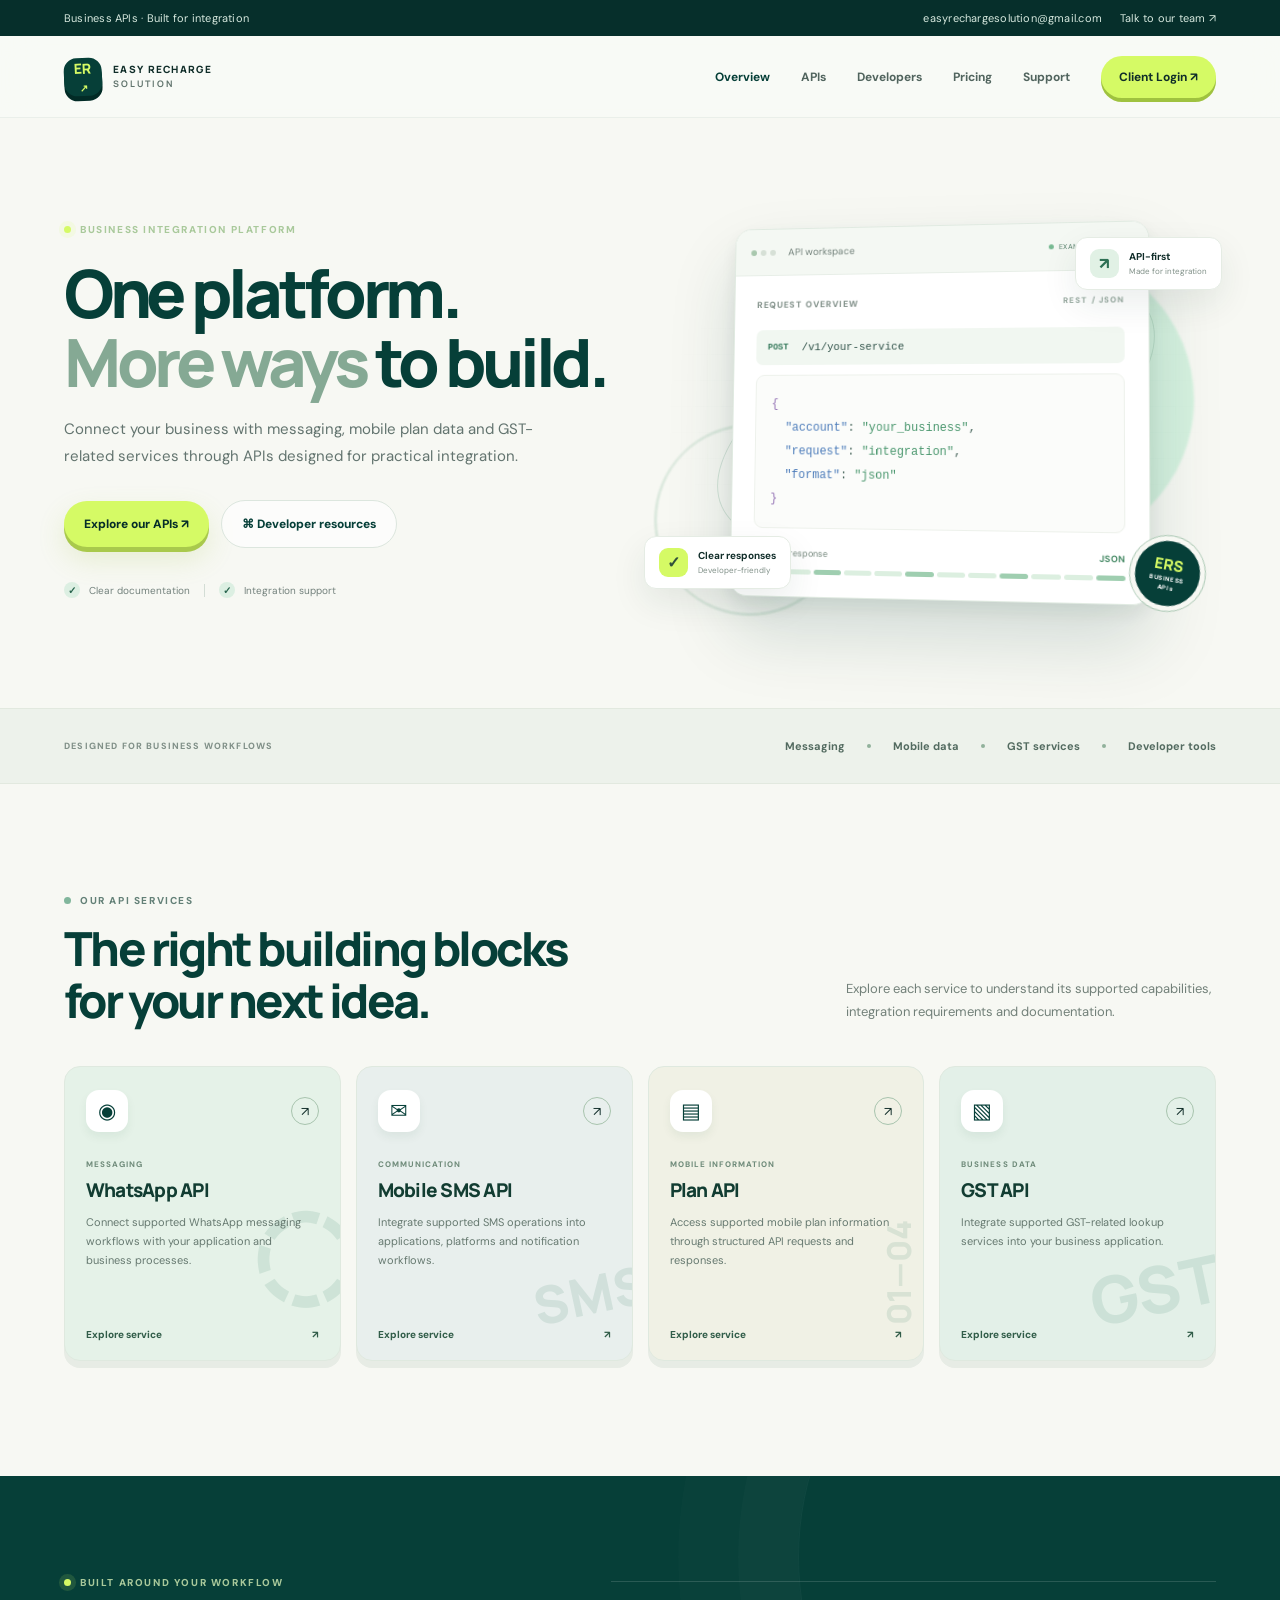
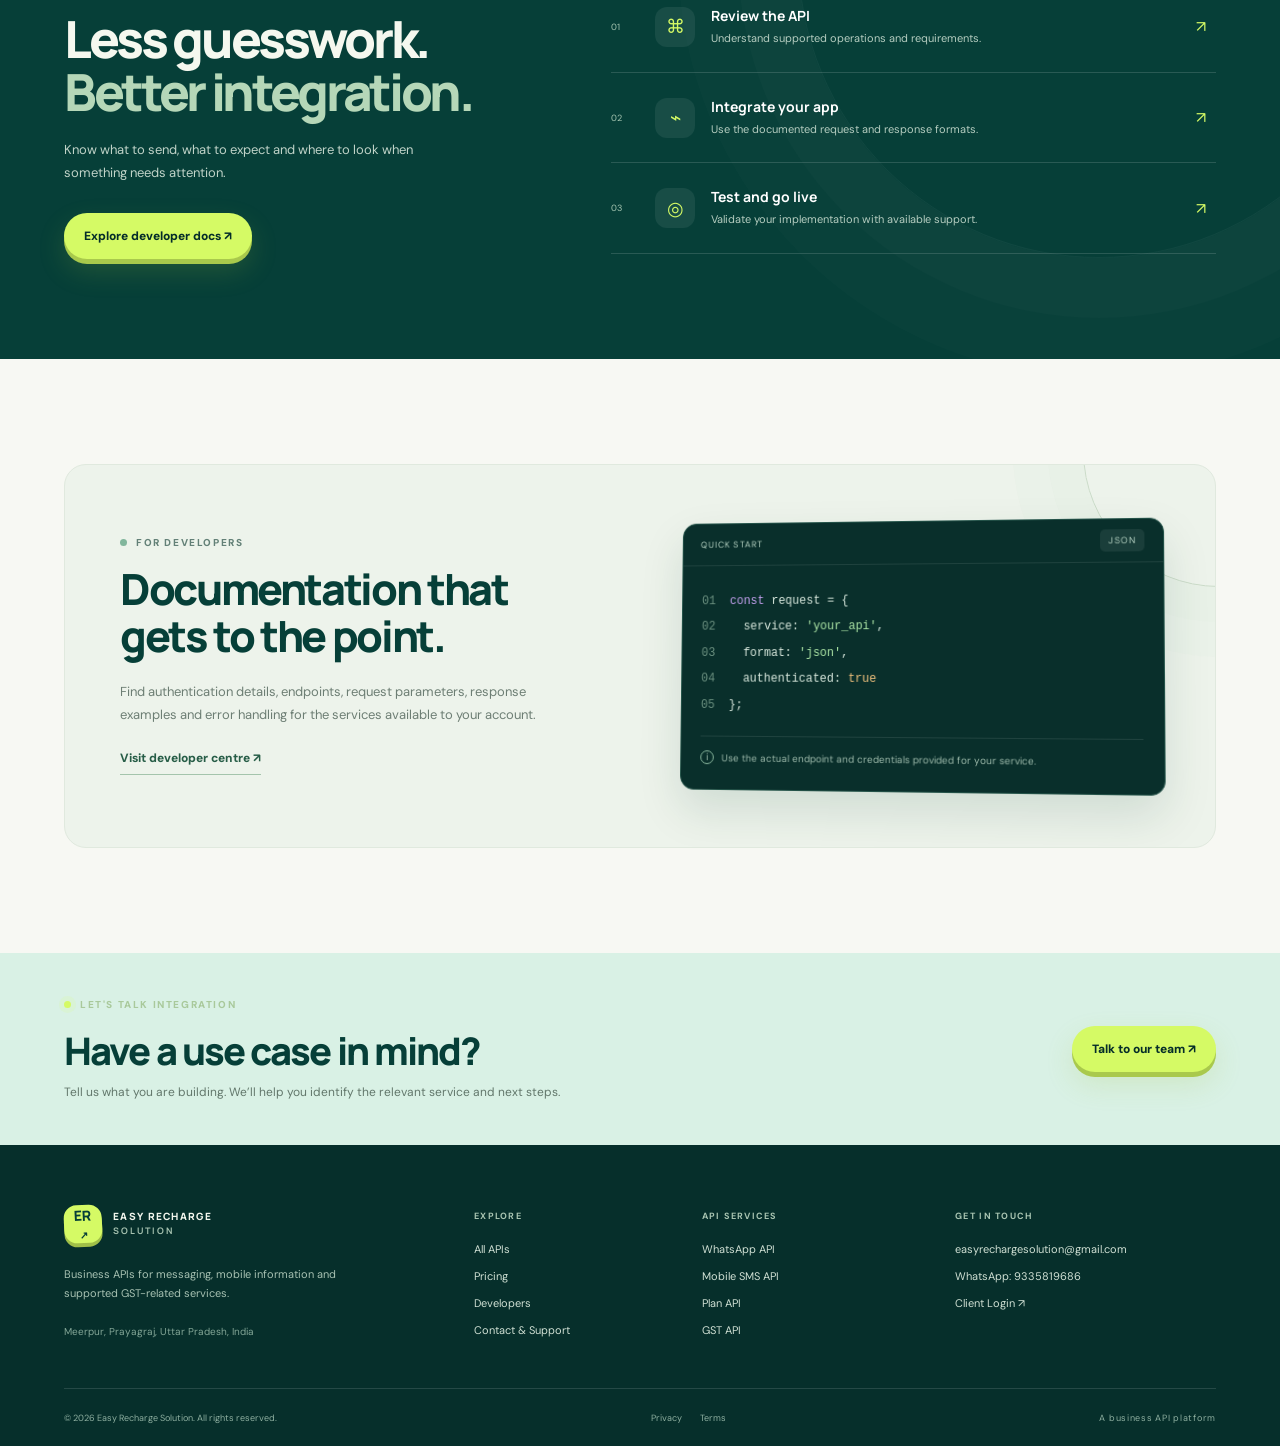
<file: index.html>
<!doctype html>
<html lang="en"><head><meta charset="utf-8"><meta name="viewport" content="width=device-width,initial-scale=1"><meta name="theme-color" content="#063f38"><meta name="description" content="Business APIs for WhatsApp messaging, mobile SMS, mobile plan data and GST-related services."><title>Easy Recharge Solution — Business APIs</title><link href="https://fonts.googleapis.com/css2?family=DM+Sans:wght@400;500;600;700&family=Manrope:wght@400;500;600;700;800&display=swap" rel="stylesheet"><link rel="stylesheet" href="assets/styles.css"></head>
<body><div class="topline"><span>Business APIs · Built for integration</span><div><a href="mailto:easyrechargesolution@gmail.com">easyrechargesolution@gmail.com</a><a href="https://wa.me/919335819686">Talk to our team ↗</a></div></div>
<header class="navwrap"><a class="brand" href="index.html"><span class="brandmark">ER<span>↗</span></span><span class="brandtext">EASY RECHARGE <b>SOLUTION</b></span></a><button class="menu-toggle" aria-label="Open menu">☰</button><nav class="navlinks"><a class="active" href="index.html">Overview</a><a href="#apis">APIs</a><a href="developers.html">Developers</a><a href="pricing.html">Pricing</a><a href="support.html">Support</a><a class="navlogin" href="login.html">Client Login ↗</a></nav></header>
<main><section class="hero section-shell"><div class="hero-copy reveal"><div class="eyebrow"><span class="eyebrow-dot"></span> BUSINESS INTEGRATION PLATFORM</div><h1>One platform.<br><em>More ways</em> to build.</h1><p class="hero-lede">Connect your business with messaging, mobile plan data and GST-related services through APIs designed for practical integration.</p><div class="hero-actions"><a class="btn btn-lime" href="#apis">Explore our APIs ↗</a><a class="btn btn-glass" href="developers.html">⌘ Developer resources</a></div><div class="hero-footnote"><span class="tiny-check">✓</span> Clear documentation <span class="foot-divider"></span><span class="tiny-check">✓</span> Integration support</div></div>
<div class="hero-visual reveal"><div class="orb orb-one"></div><div class="orb orb-two"></div><div class="visual-grid"></div><div class="api-window"><div class="window-head"><div class="window-dots"><i></i><i></i><i></i></div><span>API workspace</span><span class="live-pill"><b></b> EXAMPLE REQUEST</span></div><div class="window-body"><div class="request-label">REQUEST OVERVIEW <span>REST / JSON</span></div><div class="code-line"><span class="code-method">POST</span><span>/v1/your-service</span></div><div class="code-block"><span class="code-purple">{</span><br>&nbsp;&nbsp;<span class="code-blue">"account"</span>: <span class="code-green">"your_business"</span>,<br>&nbsp;&nbsp;<span class="code-blue">"request"</span>: <span class="code-green">"integration"</span>,<br>&nbsp;&nbsp;<span class="code-blue">"format"</span>: <span class="code-green">"json"</span><br><span class="code-purple">}</span></div><div class="response-row"><span>Example response</span><span class="response-code">JSON</span></div><div class="response-bar"><span></span><span></span><span></span><span></span><span></span><span></span><span></span><span></span><span></span><span></span><span></span><span></span></div></div></div><div class="float-chip chip-a"><span class="chip-icon">↗</span><span><b>API-first</b><small>Made for integration</small></span></div><div class="float-chip chip-b"><span class="chip-icon chip-icon-lime">✓</span><span><b>Clear responses</b><small>Developer-friendly</small></span></div><div class="orbit orbit-a"></div><div class="orbit orbit-b"></div><div class="hero-stamp">ERS<span>BUSINESS<br>APIs</span></div></div></section>
<div class="trust-strip"><span>DESIGNED FOR BUSINESS WORKFLOWS</span><div><span>Messaging</span><i></i><span>Mobile data</span><i></i><span>GST services</span><i></i><span>Developer tools</span></div></div>
<section class="apis-section section-shell" id="apis"><div class="section-heading reveal"><div><div class="eyebrow dark-eyebrow">OUR API SERVICES</div><h2>The right building blocks<br>for your next idea.</h2></div><p>Explore each service to understand its supported capabilities, integration requirements and documentation.</p></div><div class="api-grid">
<a class="api-card card-whatsapp reveal" href="apis/whatsapp.html"><div class="card-top"><span class="service-icon">◉</span><span class="card-arrow">↗</span></div><div class="card-kicker">MESSAGING</div><h3>WhatsApp API</h3><p>Connect supported WhatsApp messaging workflows with your application and business processes.</p><div class="card-bottom"><span>Explore service</span><span>↗</span></div><div class="card-decoration whatsapp-decoration">◌</div></a>
<a class="api-card card-sms reveal" href="apis/sms.html"><div class="card-top"><span class="service-icon">✉</span><span class="card-arrow">↗</span></div><div class="card-kicker">COMMUNICATION</div><h3>Mobile SMS API</h3><p>Integrate supported SMS operations into applications, platforms and notification workflows.</p><div class="card-bottom"><span>Explore service</span><span>↗</span></div><div class="card-decoration sms-decoration">SMS</div></a>
<a class="api-card card-plan reveal" href="apis/plan.html"><div class="card-top"><span class="service-icon">▤</span><span class="card-arrow">↗</span></div><div class="card-kicker">MOBILE INFORMATION</div><h3>Plan API</h3><p>Access supported mobile plan information through structured API requests and responses.</p><div class="card-bottom"><span>Explore service</span><span>↗</span></div><div class="card-decoration plan-decoration">01—04</div></a>
<a class="api-card card-gst reveal" href="apis/gst.html"><div class="card-top"><span class="service-icon">▧</span><span class="card-arrow">↗</span></div><div class="card-kicker">BUSINESS DATA</div><h3>GST API</h3><p>Integrate supported GST-related lookup services into your business application.</p><div class="card-bottom"><span>Explore service</span><span>↗</span></div><div class="card-decoration gst-decoration">GST</div></a></div></section>
<section class="dark-band"><div class="band-inner section-shell"><div class="band-copy reveal"><div class="eyebrow"><span class="eyebrow-dot"></span> BUILT AROUND YOUR WORKFLOW</div><h2>Less guesswork.<br><em>Better integration.</em></h2><p>Know what to send, what to expect and where to look when something needs attention.</p><a class="btn btn-lime" href="developers.html">Explore developer docs ↗</a></div><div class="workflow reveal"><div class="workflow-step"><span class="step-no">01</span><span class="step-icon">⌘</span><div><h3>Review the API</h3><p>Understand supported operations and requirements.</p></div><span class="step-check">↗</span></div><div class="workflow-step"><span class="step-no">02</span><span class="step-icon">⌁</span><div><h3>Integrate your app</h3><p>Use the documented request and response formats.</p></div><span class="step-check">↗</span></div><div class="workflow-step"><span class="step-no">03</span><span class="step-icon">◎</span><div><h3>Test and go live</h3><p>Validate your implementation with available support.</p></div><span class="step-check">↗</span></div></div></div></section>
<section class="docs-section section-shell"><div class="docs-panel reveal"><div class="docs-text"><div class="eyebrow dark-eyebrow">FOR DEVELOPERS</div><h2>Documentation that<br>gets to the point.</h2><p>Find authentication details, endpoints, request parameters, response examples and error handling for the services available to your account.</p><a class="text-link" href="developers.html">Visit developer centre ↗</a></div><div class="docs-preview"><div class="docs-preview-head"><span>QUICK START</span><span class="docs-lang">JSON</span></div><div class="docs-preview-content"><div><span class="line-no">01</span><span class="syntax-purple">const</span> request = {</div><div><span class="line-no">02</span>&nbsp; service: <span class="syntax-green">'your_api'</span>,</div><div><span class="line-no">03</span>&nbsp; format: <span class="syntax-green">'json'</span>,</div><div><span class="line-no">04</span>&nbsp; authenticated: <span class="syntax-orange">true</span></div><div><span class="line-no">05</span>};</div><div class="docs-note"><span>i</span> Use the actual endpoint and credentials provided for your service.</div></div></div></div></section>
<section class="contact-band"><div class="contact-inner section-shell"><div><div class="eyebrow"><span class="eyebrow-dot"></span> LET'S TALK INTEGRATION</div><h2>Have a use case in mind?</h2><p>Tell us what you are building. We’ll help you identify the relevant service and next steps.</p></div><a class="btn btn-lime" href="support.html">Talk to our team ↗</a></div></section></main>
<footer class="footer"><div class="footer-main section-shell"><div class="footer-brand"><a class="brand brand-footer" href="index.html"><span class="brandmark">ER<span>↗</span></span><span class="brandtext">EASY RECHARGE <b>SOLUTION</b></span></a><p>Business APIs for messaging, mobile information and supported GST-related services.</p><small>Meerpur, Prayagraj, Uttar Pradesh, India</small></div><div class="footer-col"><h4>EXPLORE</h4><a href="#apis">All APIs</a><a href="pricing.html">Pricing</a><a href="developers.html">Developers</a><a href="support.html">Contact & Support</a></div><div class="footer-col"><h4>API SERVICES</h4><a href="apis/whatsapp.html">WhatsApp API</a><a href="apis/sms.html">Mobile SMS API</a><a href="apis/plan.html">Plan API</a><a href="apis/gst.html">GST API</a></div><div class="footer-col"><h4>GET IN TOUCH</h4><a href="mailto:easyrechargesolution@gmail.com">easyrechargesolution@gmail.com</a><a href="https://wa.me/919335819686">WhatsApp: 9335819686</a><a href="login.html">Client Login ↗</a></div></div><div class="footer-bottom section-shell"><span>© <span id="year"></span> Easy Recharge Solution. All rights reserved.</span><div><a href="privacy.html">Privacy</a><a href="terms.html">Terms</a></div><span class="footer-note">A business API platform</span></div></footer><script src="assets/app.js"></script></body></html>
</file>
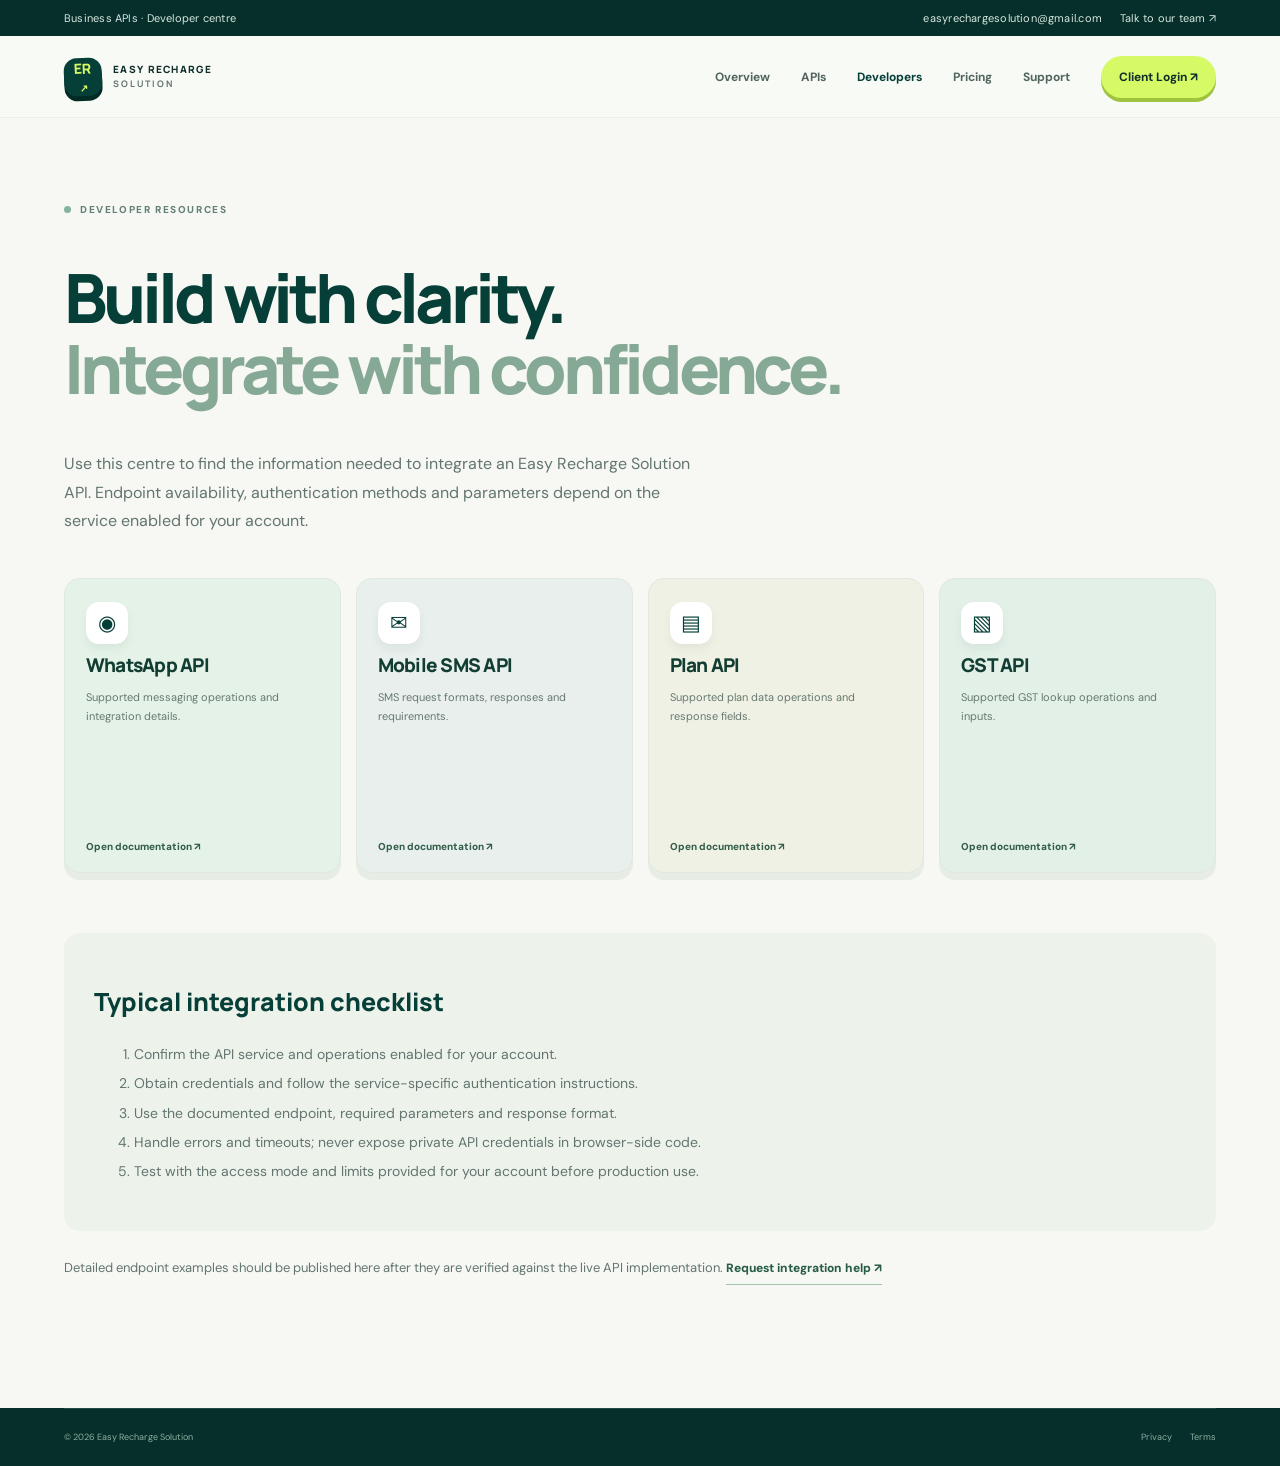
<file: developers.html>
<!doctype html><html lang="en"><head><meta charset="utf-8"><meta name="viewport" content="width=device-width,initial-scale=1"><title>Developer Centre — Easy Recharge Solution</title><link href="https://fonts.googleapis.com/css2?family=DM+Sans:wght@400;500;600;700&family=Manrope:wght@400;600;700;800&display=swap" rel="stylesheet"><link rel="stylesheet" href="assets/styles.css"></head><body><div class="topline"><span>Business APIs · Developer centre</span><div><a href="mailto:easyrechargesolution@gmail.com">easyrechargesolution@gmail.com</a><a href="https://wa.me/919335819686">Talk to our team ↗</a></div></div><header class="navwrap"><a class="brand" href="index.html"><span class="brandmark">ER<span>↗</span></span><span class="brandtext">EASY RECHARGE <b>SOLUTION</b></span></a><button class="menu-toggle" aria-label="Open menu">☰</button><nav class="navlinks"><a href="index.html">Overview</a><a href="index.html#apis">APIs</a><a class="active" href="developers.html">Developers</a><a href="pricing.html">Pricing</a><a href="support.html">Support</a><a class="navlogin" href="login.html">Client Login ↗</a></nav></header><main class="section-shell" style="padding:85px 0 110px"><div class="eyebrow dark-eyebrow">DEVELOPER RESOURCES</div><h1 style="font:800 clamp(42px,6vw,68px)/1.05 Manrope;letter-spacing:-.06em;color:#063f38;max-width:780px">Build with clarity.<br><span style="color:#85a994">Integrate with confidence.</span></h1><p style="color:#637570;line-height:1.8;max-width:650px">Use this centre to find the information needed to integrate an Easy Recharge Solution API. Endpoint availability, authentication methods and parameters depend on the service enabled for your account.</p><div class="api-grid" style="margin-top:42px"><a class="api-card card-whatsapp" href="apis/whatsapp.html"><span class="service-icon">◉</span><h3>WhatsApp API</h3><p>Supported messaging operations and integration details.</p><div class="card-bottom">Open documentation ↗</div></a><a class="api-card card-sms" href="apis/sms.html"><span class="service-icon">✉</span><h3>Mobile SMS API</h3><p>SMS request formats, responses and requirements.</p><div class="card-bottom">Open documentation ↗</div></a><a class="api-card card-plan" href="apis/plan.html"><span class="service-icon">▤</span><h3>Plan API</h3><p>Supported plan data operations and response fields.</p><div class="card-bottom">Open documentation ↗</div></a><a class="api-card card-gst" href="apis/gst.html"><span class="service-icon">▧</span><h3>GST API</h3><p>Supported GST lookup operations and inputs.</p><div class="card-bottom">Open documentation ↗</div></a></div><div style="margin-top:60px;padding:30px;border-radius:16px;background:#edf3eb"><h2 style="font:800 25px Manrope;color:#063f38">Typical integration checklist</h2><ol style="color:#637570;line-height:2.1;font-size:14px"><li>Confirm the API service and operations enabled for your account.</li><li>Obtain credentials and follow the service-specific authentication instructions.</li><li>Use the documented endpoint, required parameters and response format.</li><li>Handle errors and timeouts; never expose private API credentials in browser-side code.</li><li>Test with the access mode and limits provided for your account before production use.</li></ol></div><p style="margin-top:28px;color:#637570;font-size:13px">Detailed endpoint examples should be published here after they are verified against the live API implementation. <a class="text-link" href="support.html">Request integration help ↗</a></p></main><footer class="footer"><div class="footer-bottom section-shell"><span>© <span id="year"></span> Easy Recharge Solution</span><div><a href="privacy.html">Privacy</a><a href="terms.html">Terms</a></div></div></footer><script src="assets/app.js"></script></body></html>
</file>
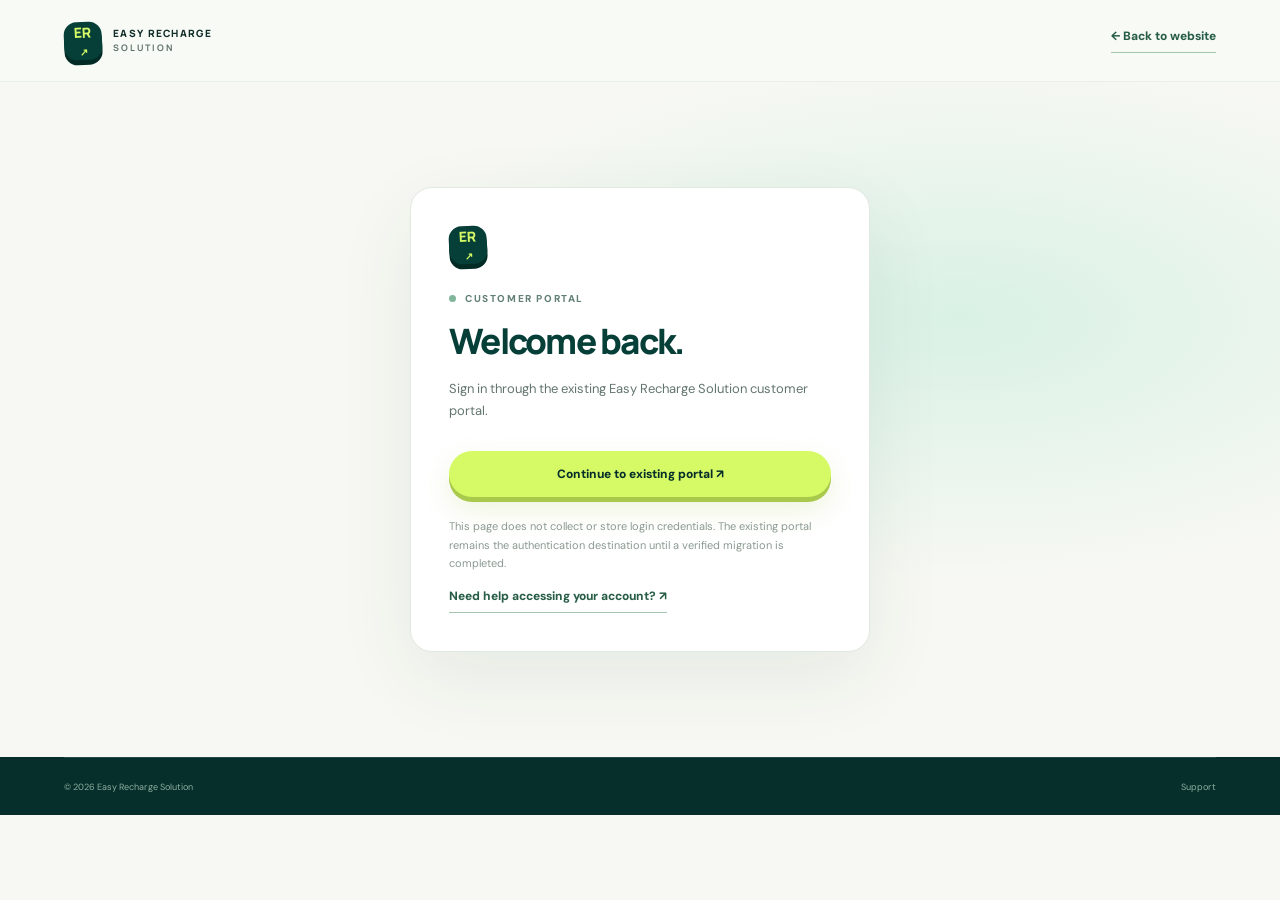
<file: login.html>
<!doctype html><html lang="en"><head><meta charset="utf-8"><meta name="viewport" content="width=device-width,initial-scale=1"><title>Client Login — Easy Recharge Solution</title><link href="https://fonts.googleapis.com/css2?family=DM+Sans:wght@400;500;600;700&family=Manrope:wght@400;700;800&display=swap" rel="stylesheet"><link rel="stylesheet" href="assets/styles.css"></head><body><header class="navwrap"><a class="brand" href="index.html"><span class="brandmark">ER<span>↗</span></span><span class="brandtext">EASY RECHARGE <b>SOLUTION</b></span></a><a class="text-link" href="index.html">← Back to website</a></header><main style="min-height:75vh;display:grid;place-items:center;padding:55px 5%;background:radial-gradient(ellipse at 75% 35%,#d9f1e5 0,transparent 42%),#f7f8f3"><section style="width:min(460px,100%);padding:38px;background:white;border:1px solid #e1eae1;border-radius:22px;box-shadow:0 25px 80px #123d2a13"><div class="brandmark">ER<span>↗</span></div><div class="eyebrow dark-eyebrow" style="margin-top:28px">CUSTOMER PORTAL</div><h1 style="font:800 35px Manrope;letter-spacing:-.05em;color:#063f38;margin:12px 0">Welcome back.</h1><p style="color:#637570;font-size:13px;line-height:1.7">Sign in through the existing Easy Recharge Solution customer portal.</p><a class="btn btn-lime" style="width:100%;margin-top:16px" href="https://wp.easyrechargesolution.com/">Continue to existing portal ↗</a><p style="color:#8a9991;font-size:11px;line-height:1.7;margin-top:20px">This page does not collect or store login credentials. The existing portal remains the authentication destination until a verified migration is completed.</p><a class="text-link" href="support.html">Need help accessing your account? ↗</a></section></main><footer class="footer"><div class="footer-bottom section-shell"><span>© <span id="year"></span> Easy Recharge Solution</span><a href="support.html">Support</a></div></footer><script src="assets/app.js"></script></body></html>
</file>
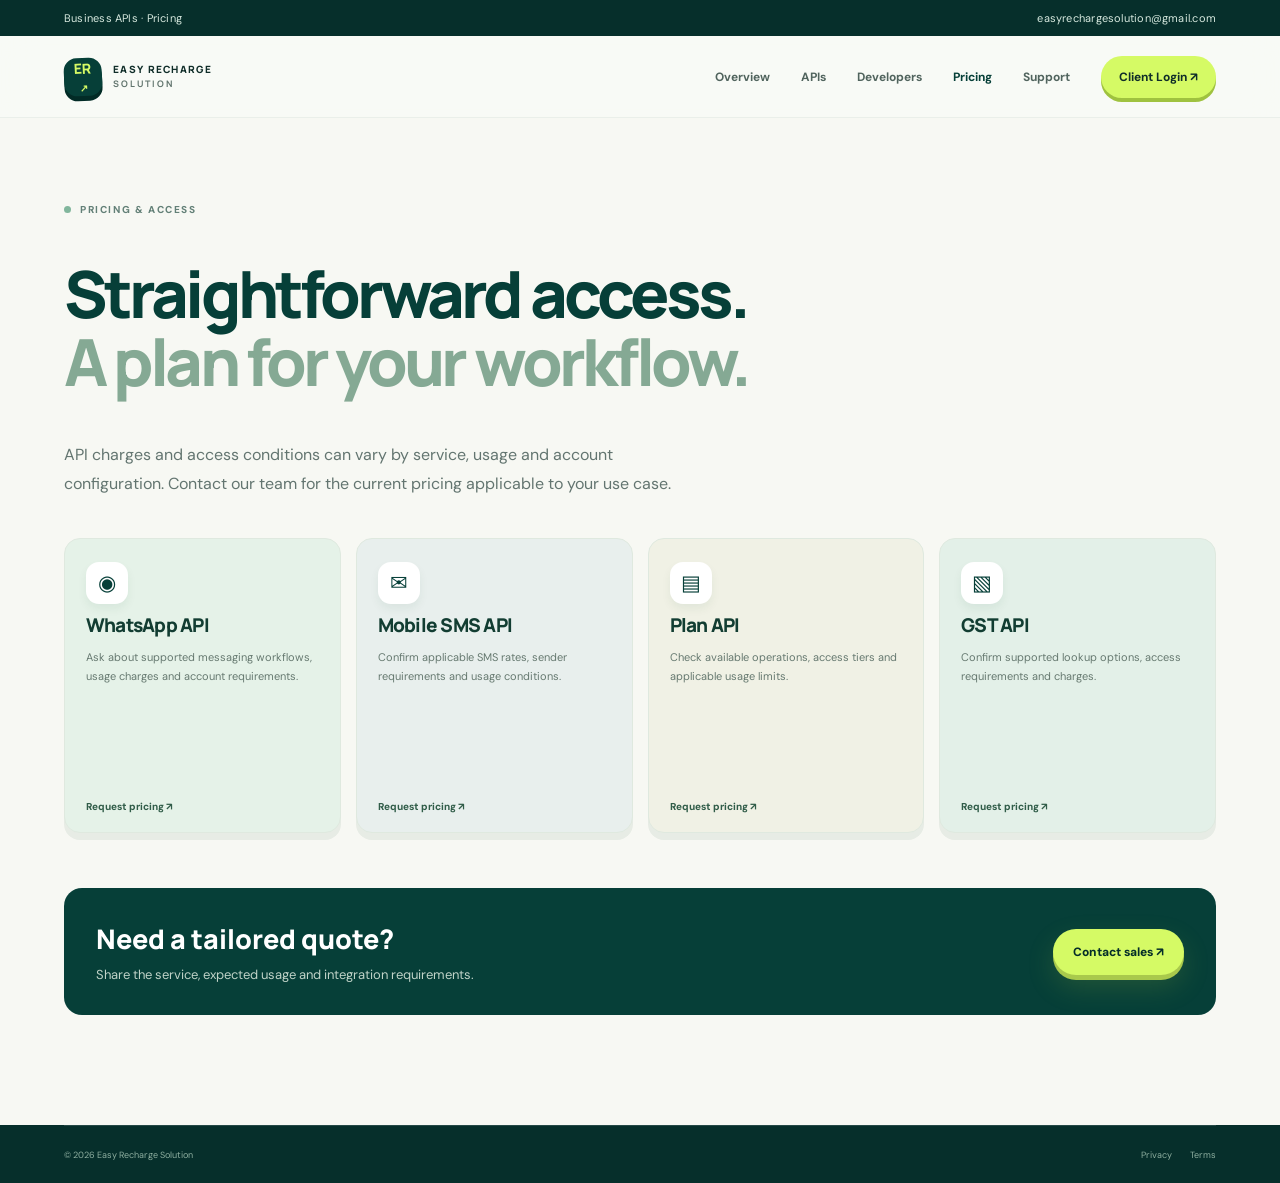
<file: pricing.html>
<!doctype html><html lang="en"><head><meta charset="utf-8"><meta name="viewport" content="width=device-width,initial-scale=1"><title>Pricing — Easy Recharge Solution</title><link href="https://fonts.googleapis.com/css2?family=DM+Sans:wght@400;500;600;700&family=Manrope:wght@400;700;800&display=swap" rel="stylesheet"><link rel="stylesheet" href="assets/styles.css"></head><body><div class="topline"><span>Business APIs · Pricing</span><div><a href="mailto:easyrechargesolution@gmail.com">easyrechargesolution@gmail.com</a></div></div><header class="navwrap"><a class="brand" href="index.html"><span class="brandmark">ER<span>↗</span></span><span class="brandtext">EASY RECHARGE <b>SOLUTION</b></span></a><button class="menu-toggle" aria-label="Open menu">☰</button><nav class="navlinks"><a href="index.html">Overview</a><a href="index.html#apis">APIs</a><a href="developers.html">Developers</a><a class="active" href="pricing.html">Pricing</a><a href="support.html">Support</a><a class="navlogin" href="login.html">Client Login ↗</a></nav></header><main class="section-shell" style="padding:85px 0 110px"><div class="eyebrow dark-eyebrow">PRICING & ACCESS</div><h1 style="font:800 clamp(42px,6vw,65px)/1.06 Manrope;letter-spacing:-.06em;color:#063f38">Straightforward access.<br><span style="color:#85a994">A plan for your workflow.</span></h1><p style="max-width:650px;color:#637570;line-height:1.8">API charges and access conditions can vary by service, usage and account configuration. Contact our team for the current pricing applicable to your use case.</p><div class="api-grid" style="margin-top:40px"><div class="api-card card-whatsapp"><span class="service-icon">◉</span><h3>WhatsApp API</h3><p>Ask about supported messaging workflows, usage charges and account requirements.</p><div class="card-bottom"><a href="support.html">Request pricing ↗</a></div></div><div class="api-card card-sms"><span class="service-icon">✉</span><h3>Mobile SMS API</h3><p>Confirm applicable SMS rates, sender requirements and usage conditions.</p><div class="card-bottom"><a href="support.html">Request pricing ↗</a></div></div><div class="api-card card-plan"><span class="service-icon">▤</span><h3>Plan API</h3><p>Check available operations, access tiers and applicable usage limits.</p><div class="card-bottom"><a href="support.html">Request pricing ↗</a></div></div><div class="api-card card-gst"><span class="service-icon">▧</span><h3>GST API</h3><p>Confirm supported lookup options, access requirements and charges.</p><div class="card-bottom"><a href="support.html">Request pricing ↗</a></div></div></div><div style="margin-top:55px;padding:32px;border-radius:18px;background:#063f38;color:white;display:flex;justify-content:space-between;gap:25px;align-items:center;flex-wrap:wrap"><div><h2 style="font:800 27px Manrope;margin:0 0 9px">Need a tailored quote?</h2><p style="font-size:13px;color:#c0d3c8;margin:0">Share the service, expected usage and integration requirements.</p></div><a class="btn btn-lime" href="support.html">Contact sales ↗</a></div></main><footer class="footer"><div class="footer-bottom section-shell"><span>© <span id="year"></span> Easy Recharge Solution</span><div><a href="privacy.html">Privacy</a><a href="terms.html">Terms</a></div></div></footer><script src="assets/app.js"></script></body></html>
</file>
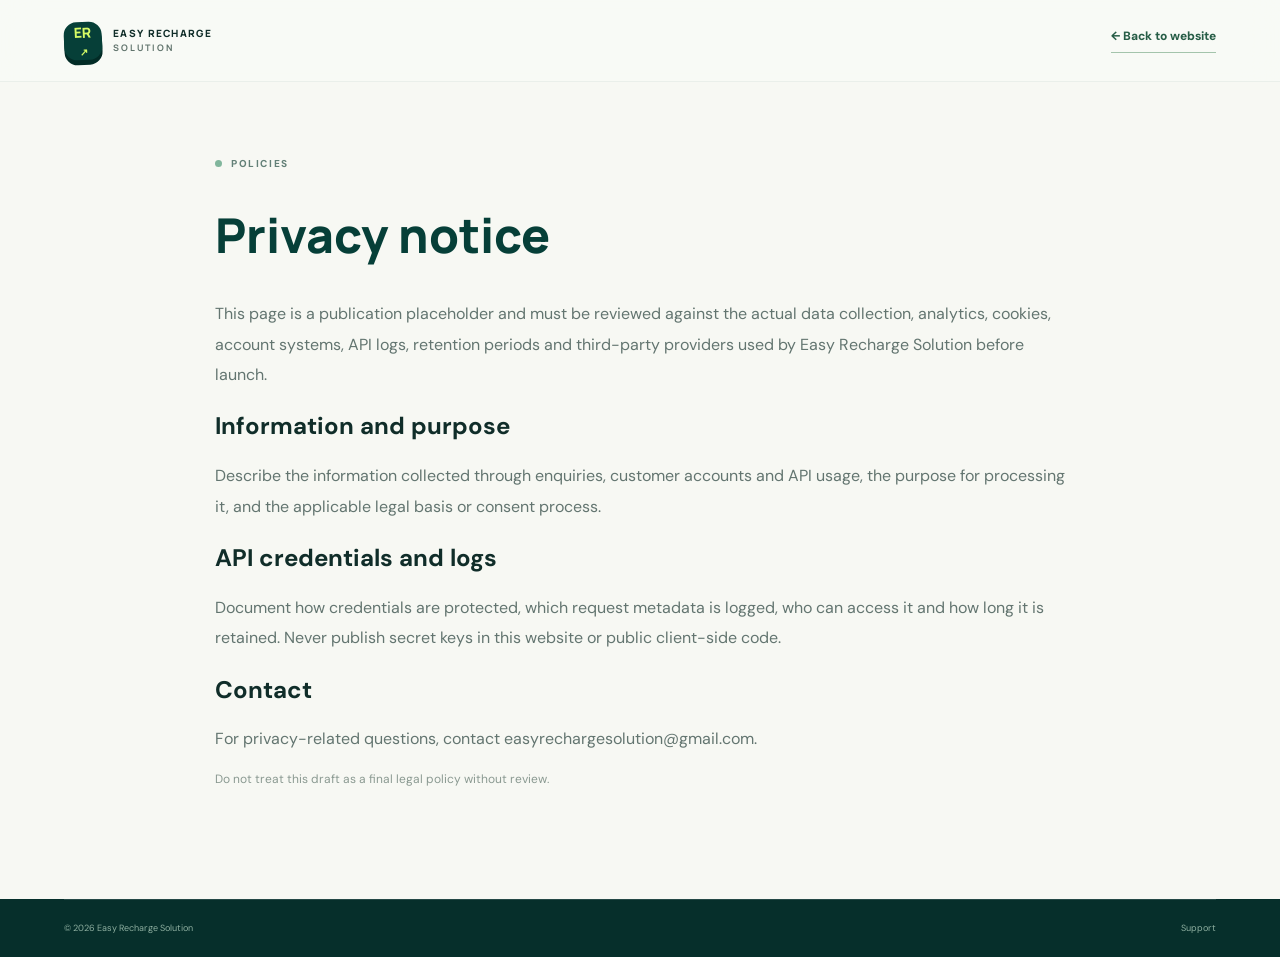
<file: privacy.html>
<!doctype html><html lang="en"><head><meta charset="utf-8"><meta name="viewport" content="width=device-width,initial-scale=1"><title>Privacy — Easy Recharge Solution</title><link href="https://fonts.googleapis.com/css2?family=DM+Sans:wght@400;700&family=Manrope:wght@700;800&display=swap" rel="stylesheet"><link rel="stylesheet" href="assets/styles.css"></head><body><header class="navwrap"><a class="brand" href="index.html"><span class="brandmark">ER<span>↗</span></span><span class="brandtext">EASY RECHARGE <b>SOLUTION</b></span></a><a class="text-link" href="index.html">← Back to website</a></header><main class="section-shell" style="padding:75px 0 100px;max-width:850px"><div class="eyebrow dark-eyebrow">POLICIES</div><h1 style="font:800 48px Manrope;color:#063f38">Privacy notice</h1><p style="color:#637570;line-height:1.9">This page is a publication placeholder and must be reviewed against the actual data collection, analytics, cookies, account systems, API logs, retention periods and third-party providers used by Easy Recharge Solution before launch.</p><h2>Information and purpose</h2><p style="color:#637570;line-height:1.9">Describe the information collected through enquiries, customer accounts and API usage, the purpose for processing it, and the applicable legal basis or consent process.</p><h2>API credentials and logs</h2><p style="color:#637570;line-height:1.9">Document how credentials are protected, which request metadata is logged, who can access it and how long it is retained. Never publish secret keys in this website or public client-side code.</p><h2>Contact</h2><p style="color:#637570;line-height:1.9">For privacy-related questions, contact <a href="mailto:easyrechargesolution@gmail.com">easyrechargesolution@gmail.com</a>.</p><p style="color:#8a9991;font-size:12px">Do not treat this draft as a final legal policy without review.</p></main><footer class="footer"><div class="footer-bottom section-shell"><span>© <span id="year"></span> Easy Recharge Solution</span><a href="support.html">Support</a></div></footer><script src="assets/app.js"></script></body></html>
</file>
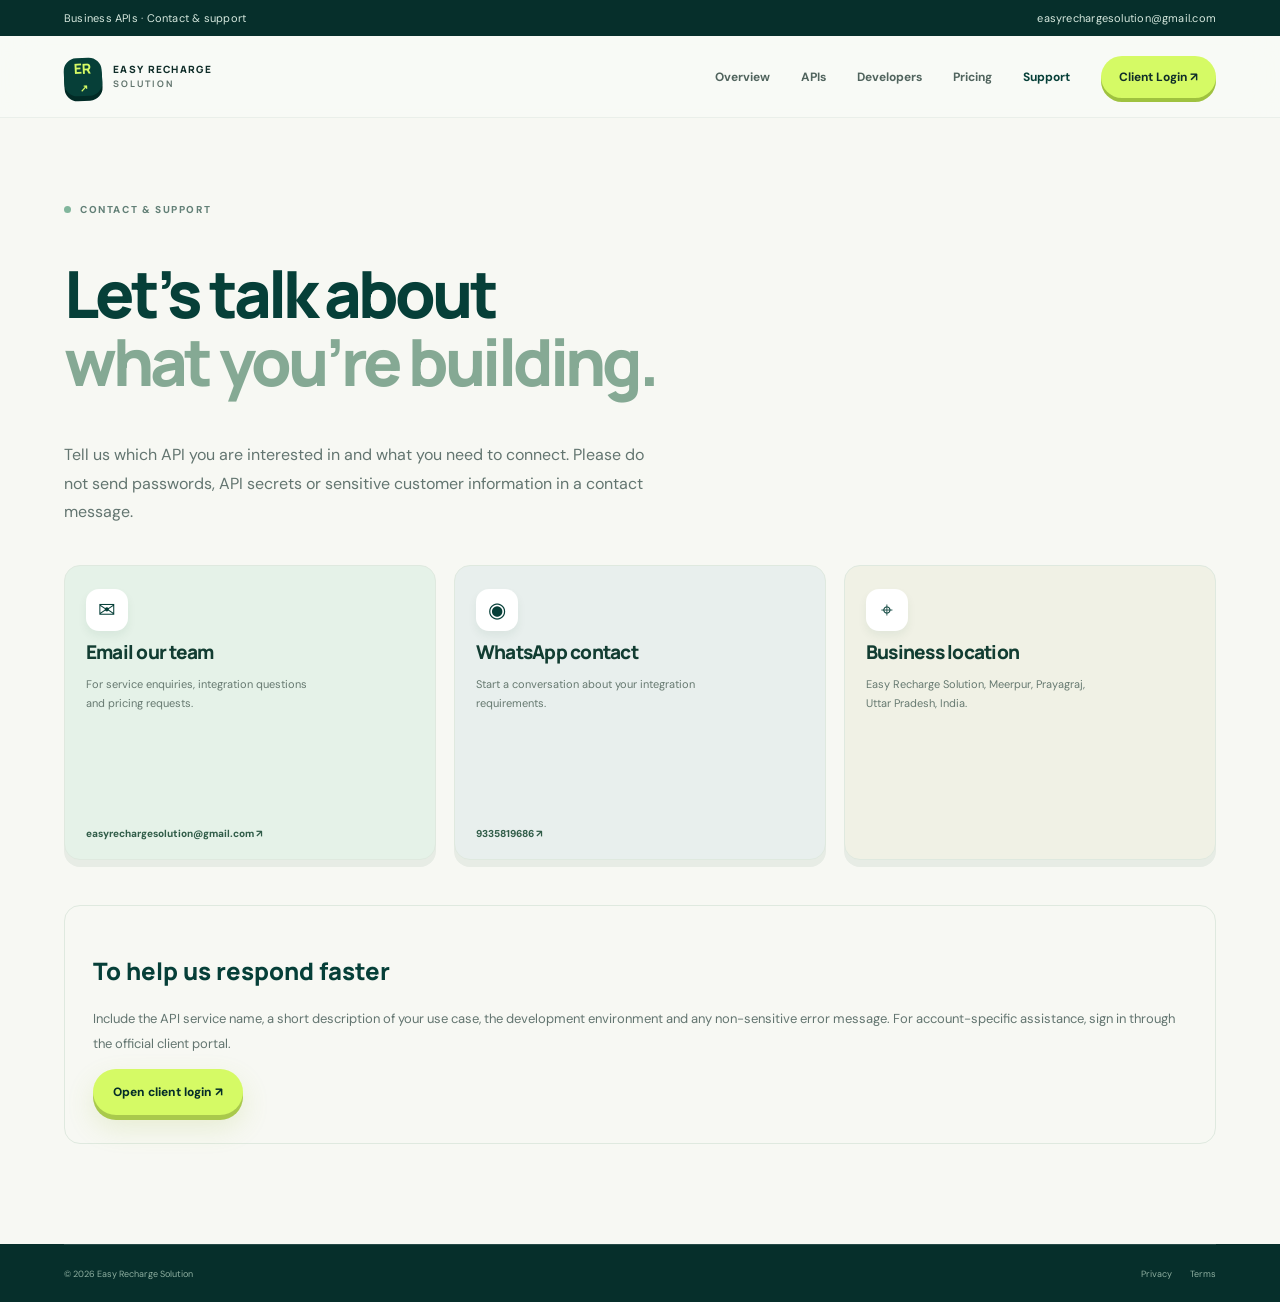
<file: support.html>
<!doctype html><html lang="en"><head><meta charset="utf-8"><meta name="viewport" content="width=device-width,initial-scale=1"><title>Contact & Support — Easy Recharge Solution</title><link href="https://fonts.googleapis.com/css2?family=DM+Sans:wght@400;500;600;700&family=Manrope:wght@400;700;800&display=swap" rel="stylesheet"><link rel="stylesheet" href="assets/styles.css"></head><body><div class="topline"><span>Business APIs · Contact & support</span><div><a href="mailto:easyrechargesolution@gmail.com">easyrechargesolution@gmail.com</a></div></div><header class="navwrap"><a class="brand" href="index.html"><span class="brandmark">ER<span>↗</span></span><span class="brandtext">EASY RECHARGE <b>SOLUTION</b></span></a><button class="menu-toggle" aria-label="Open menu">☰</button><nav class="navlinks"><a href="index.html">Overview</a><a href="index.html#apis">APIs</a><a href="developers.html">Developers</a><a href="pricing.html">Pricing</a><a class="active" href="support.html">Support</a><a class="navlogin" href="login.html">Client Login ↗</a></nav></header><main class="section-shell" style="padding:85px 0 100px"><div class="eyebrow dark-eyebrow">CONTACT & SUPPORT</div><h1 style="font:800 clamp(42px,6vw,65px)/1.06 Manrope;letter-spacing:-.06em;color:#063f38">Let’s talk about<br><span style="color:#85a994">what you’re building.</span></h1><p style="color:#637570;line-height:1.8;max-width:600px">Tell us which API you are interested in and what you need to connect. Please do not send passwords, API secrets or sensitive customer information in a contact message.</p><div style="display:grid;grid-template-columns:repeat(auto-fit,minmax(240px,1fr));gap:18px;margin-top:38px"><div class="api-card card-whatsapp"><span class="service-icon">✉</span><h3>Email our team</h3><p>For service enquiries, integration questions and pricing requests.</p><div class="card-bottom"><a href="mailto:easyrechargesolution@gmail.com">easyrechargesolution@gmail.com ↗</a></div></div><div class="api-card card-sms"><span class="service-icon">◉</span><h3>WhatsApp contact</h3><p>Start a conversation about your integration requirements.</p><div class="card-bottom"><a href="https://wa.me/919335819686">9335819686 ↗</a></div></div><div class="api-card card-plan"><span class="service-icon">⌖</span><h3>Business location</h3><p>Easy Recharge Solution, Meerpur, Prayagraj, Uttar Pradesh, India.</p></div></div><div style="margin-top:45px;padding:28px;border:1px solid #dfe9df;border-radius:16px"><h2 style="font:800 24px Manrope;color:#063f38">To help us respond faster</h2><p style="color:#637570;line-height:1.9;font-size:13px">Include the API service name, a short description of your use case, the development environment and any non-sensitive error message. For account-specific assistance, sign in through the official client portal.</p><a class="btn btn-lime" href="login.html">Open client login ↗</a></div></main><footer class="footer"><div class="footer-bottom section-shell"><span>© <span id="year"></span> Easy Recharge Solution</span><div><a href="privacy.html">Privacy</a><a href="terms.html">Terms</a></div></div></footer><script src="assets/app.js"></script></body></html>
</file>
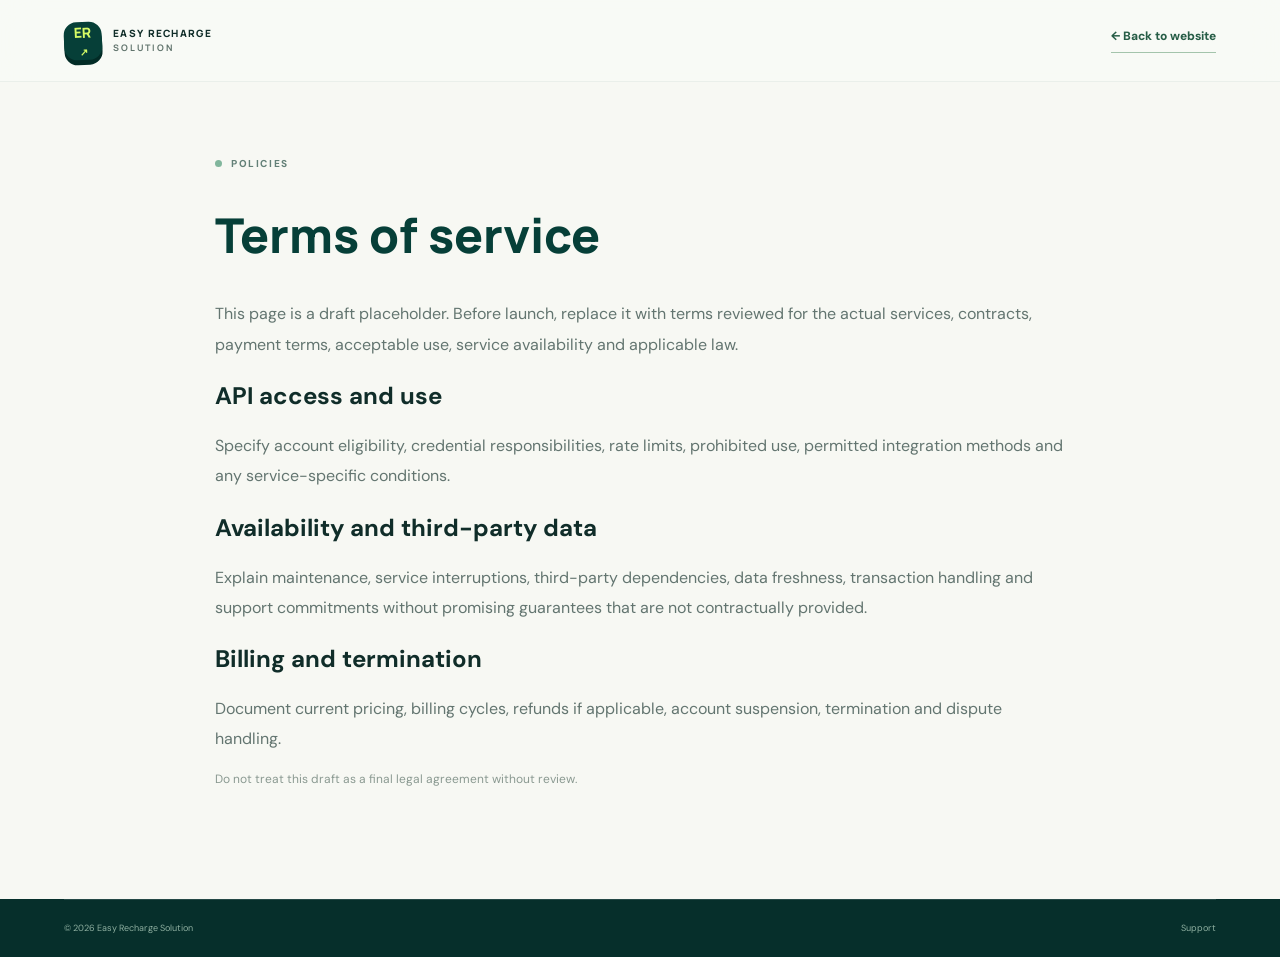
<file: terms.html>
<!doctype html><html lang="en"><head><meta charset="utf-8"><meta name="viewport" content="width=device-width,initial-scale=1"><title>Terms — Easy Recharge Solution</title><link href="https://fonts.googleapis.com/css2?family=DM+Sans:wght@400;700&family=Manrope:wght@700;800&display=swap" rel="stylesheet"><link rel="stylesheet" href="assets/styles.css"></head><body><header class="navwrap"><a class="brand" href="index.html"><span class="brandmark">ER<span>↗</span></span><span class="brandtext">EASY RECHARGE <b>SOLUTION</b></span></a><a class="text-link" href="index.html">← Back to website</a></header><main class="section-shell" style="padding:75px 0 100px;max-width:850px"><div class="eyebrow dark-eyebrow">POLICIES</div><h1 style="font:800 48px Manrope;color:#063f38">Terms of service</h1><p style="color:#637570;line-height:1.9">This page is a draft placeholder. Before launch, replace it with terms reviewed for the actual services, contracts, payment terms, acceptable use, service availability and applicable law.</p><h2>API access and use</h2><p style="color:#637570;line-height:1.9">Specify account eligibility, credential responsibilities, rate limits, prohibited use, permitted integration methods and any service-specific conditions.</p><h2>Availability and third-party data</h2><p style="color:#637570;line-height:1.9">Explain maintenance, service interruptions, third-party dependencies, data freshness, transaction handling and support commitments without promising guarantees that are not contractually provided.</p><h2>Billing and termination</h2><p style="color:#637570;line-height:1.9">Document current pricing, billing cycles, refunds if applicable, account suspension, termination and dispute handling.</p><p style="color:#8a9991;font-size:12px">Do not treat this draft as a final legal agreement without review.</p></main><footer class="footer"><div class="footer-bottom section-shell"><span>© <span id="year"></span> Easy Recharge Solution</span><a href="support.html">Support</a></div></footer><script src="assets/app.js"></script></body></html>
</file>
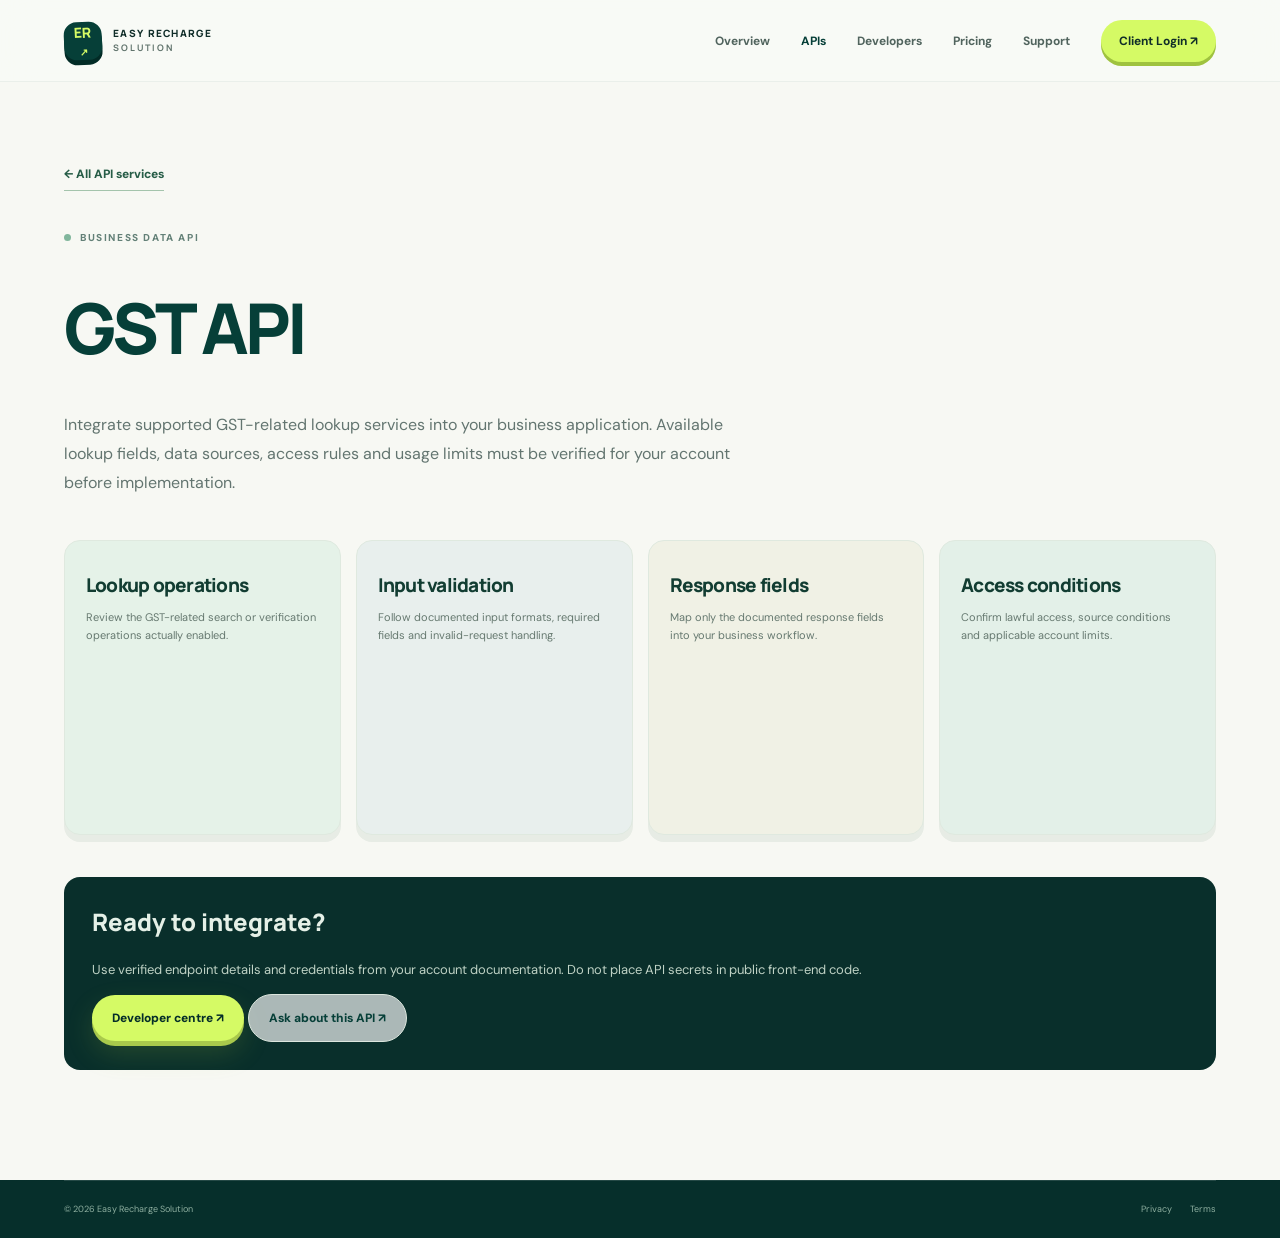
<file: apis/gst.html>
<!doctype html><html lang="en"><head><meta charset="utf-8"><meta name="viewport" content="width=device-width,initial-scale=1"><title>GST API — Easy Recharge Solution</title><link href="https://fonts.googleapis.com/css2?family=DM+Sans:wght@400;500;600;700&family=Manrope:wght@400;700;800&display=swap" rel="stylesheet"><link rel="stylesheet" href="../assets/styles.css"></head><body><header class="navwrap"><a class="brand" href="../index.html"><span class="brandmark">ER<span>↗</span></span><span class="brandtext">EASY RECHARGE <b>SOLUTION</b></span></a><button class="menu-toggle" aria-label="Open menu">☰</button><nav class="navlinks"><a href="../index.html">Overview</a><a class="active" href="../index.html#apis">APIs</a><a href="../developers.html">Developers</a><a href="../pricing.html">Pricing</a><a href="../support.html">Support</a><a class="navlogin" href="../login.html">Client Login ↗</a></nav></header><main class="section-shell" style="padding:80px 0 110px"><a class="text-link" href="../index.html#apis">← All API services</a><div class="eyebrow dark-eyebrow" style="margin-top:40px">BUSINESS DATA API</div><h1 style="font:800 clamp(44px,6vw,70px)/1.05 Manrope;letter-spacing:-.06em;color:#063f38">GST API</h1><p style="max-width:680px;color:#637570;font-size:16px;line-height:1.8">Integrate supported GST-related lookup services into your business application. Available lookup fields, data sources, access rules and usage limits must be verified for your account before implementation.</p><div class="api-grid" style="margin-top:42px"><div class="api-card card-whatsapp"><h3>Lookup operations</h3><p>Review the GST-related search or verification operations actually enabled.</p></div><div class="api-card card-sms"><h3>Input validation</h3><p>Follow documented input formats, required fields and invalid-request handling.</p></div><div class="api-card card-plan"><h3>Response fields</h3><p>Map only the documented response fields into your business workflow.</p></div><div class="api-card card-gst"><h3>Access conditions</h3><p>Confirm lawful access, source conditions and applicable account limits.</p></div></div><div style="margin-top:42px;padding:28px;background:#092f2b;color:#e5f0e7;border-radius:16px"><h2 style="font:800 24px Manrope;margin-top:0">Ready to integrate?</h2><p style="font-size:13px;color:#bfd2c5;line-height:1.8">Use verified endpoint details and credentials from your account documentation. Do not place API secrets in public front-end code.</p><a class="btn btn-lime" href="../developers.html">Developer centre ↗</a> <a class="btn btn-glass" href="../support.html">Ask about this API ↗</a></div></main><footer class="footer"><div class="footer-bottom section-shell"><span>© <span id="year"></span> Easy Recharge Solution</span><div><a href="../privacy.html">Privacy</a><a href="../terms.html">Terms</a></div></div></footer><script src="../assets/app.js"></script></body></html>
</file>
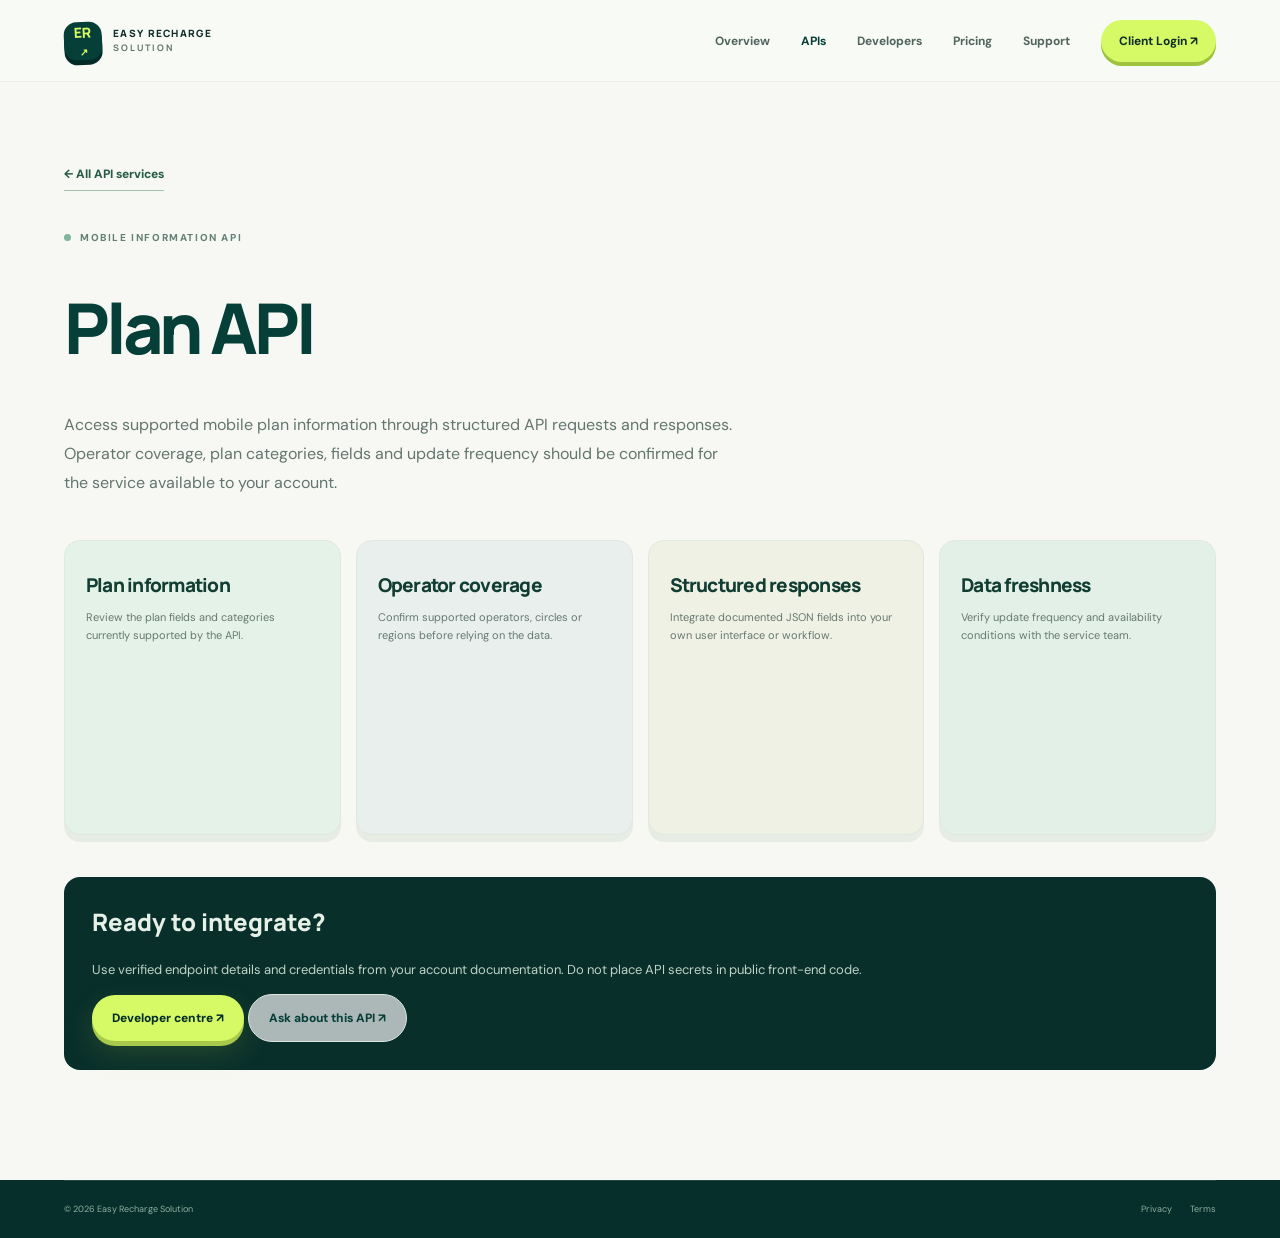
<file: apis/plan.html>
<!doctype html><html lang="en"><head><meta charset="utf-8"><meta name="viewport" content="width=device-width,initial-scale=1"><title>Plan API — Easy Recharge Solution</title><link href="https://fonts.googleapis.com/css2?family=DM+Sans:wght@400;500;600;700&family=Manrope:wght@400;700;800&display=swap" rel="stylesheet"><link rel="stylesheet" href="../assets/styles.css"></head><body><header class="navwrap"><a class="brand" href="../index.html"><span class="brandmark">ER<span>↗</span></span><span class="brandtext">EASY RECHARGE <b>SOLUTION</b></span></a><button class="menu-toggle" aria-label="Open menu">☰</button><nav class="navlinks"><a href="../index.html">Overview</a><a class="active" href="../index.html#apis">APIs</a><a href="../developers.html">Developers</a><a href="../pricing.html">Pricing</a><a href="../support.html">Support</a><a class="navlogin" href="../login.html">Client Login ↗</a></nav></header><main class="section-shell" style="padding:80px 0 110px"><a class="text-link" href="../index.html#apis">← All API services</a><div class="eyebrow dark-eyebrow" style="margin-top:40px">MOBILE INFORMATION API</div><h1 style="font:800 clamp(44px,6vw,70px)/1.05 Manrope;letter-spacing:-.06em;color:#063f38">Plan API</h1><p style="max-width:680px;color:#637570;font-size:16px;line-height:1.8">Access supported mobile plan information through structured API requests and responses. Operator coverage, plan categories, fields and update frequency should be confirmed for the service available to your account.</p><div class="api-grid" style="margin-top:42px"><div class="api-card card-whatsapp"><h3>Plan information</h3><p>Review the plan fields and categories currently supported by the API.</p></div><div class="api-card card-sms"><h3>Operator coverage</h3><p>Confirm supported operators, circles or regions before relying on the data.</p></div><div class="api-card card-plan"><h3>Structured responses</h3><p>Integrate documented JSON fields into your own user interface or workflow.</p></div><div class="api-card card-gst"><h3>Data freshness</h3><p>Verify update frequency and availability conditions with the service team.</p></div></div><div style="margin-top:42px;padding:28px;background:#092f2b;color:#e5f0e7;border-radius:16px"><h2 style="font:800 24px Manrope;margin-top:0">Ready to integrate?</h2><p style="font-size:13px;color:#bfd2c5;line-height:1.8">Use verified endpoint details and credentials from your account documentation. Do not place API secrets in public front-end code.</p><a class="btn btn-lime" href="../developers.html">Developer centre ↗</a> <a class="btn btn-glass" href="../support.html">Ask about this API ↗</a></div></main><footer class="footer"><div class="footer-bottom section-shell"><span>© <span id="year"></span> Easy Recharge Solution</span><div><a href="../privacy.html">Privacy</a><a href="../terms.html">Terms</a></div></div></footer><script src="../assets/app.js"></script></body></html>
</file>
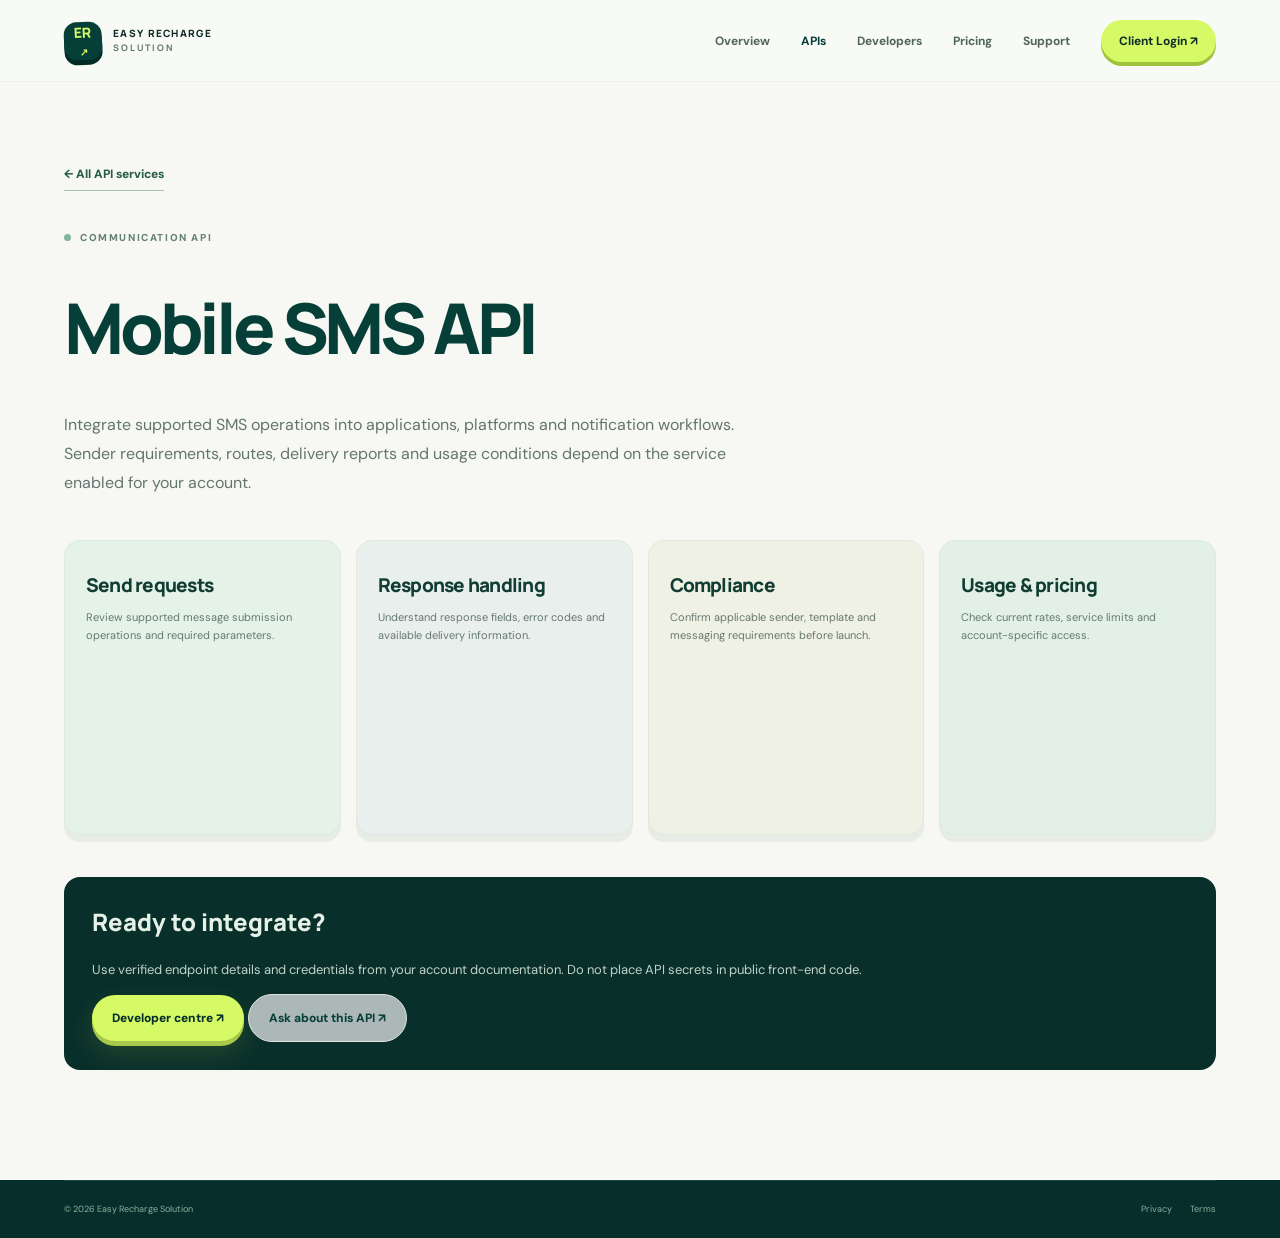
<file: apis/sms.html>
<!doctype html><html lang="en"><head><meta charset="utf-8"><meta name="viewport" content="width=device-width,initial-scale=1"><title>Mobile SMS API — Easy Recharge Solution</title><link href="https://fonts.googleapis.com/css2?family=DM+Sans:wght@400;500;600;700&family=Manrope:wght@400;700;800&display=swap" rel="stylesheet"><link rel="stylesheet" href="../assets/styles.css"></head><body><header class="navwrap"><a class="brand" href="../index.html"><span class="brandmark">ER<span>↗</span></span><span class="brandtext">EASY RECHARGE <b>SOLUTION</b></span></a><button class="menu-toggle" aria-label="Open menu">☰</button><nav class="navlinks"><a href="../index.html">Overview</a><a class="active" href="../index.html#apis">APIs</a><a href="../developers.html">Developers</a><a href="../pricing.html">Pricing</a><a href="../support.html">Support</a><a class="navlogin" href="../login.html">Client Login ↗</a></nav></header><main class="section-shell" style="padding:80px 0 110px"><a class="text-link" href="../index.html#apis">← All API services</a><div class="eyebrow dark-eyebrow" style="margin-top:40px">COMMUNICATION API</div><h1 style="font:800 clamp(44px,6vw,70px)/1.05 Manrope;letter-spacing:-.06em;color:#063f38">Mobile SMS API</h1><p style="max-width:680px;color:#637570;font-size:16px;line-height:1.8">Integrate supported SMS operations into applications, platforms and notification workflows. Sender requirements, routes, delivery reports and usage conditions depend on the service enabled for your account.</p><div class="api-grid" style="margin-top:42px"><div class="api-card card-whatsapp"><h3>Send requests</h3><p>Review supported message submission operations and required parameters.</p></div><div class="api-card card-sms"><h3>Response handling</h3><p>Understand response fields, error codes and available delivery information.</p></div><div class="api-card card-plan"><h3>Compliance</h3><p>Confirm applicable sender, template and messaging requirements before launch.</p></div><div class="api-card card-gst"><h3>Usage & pricing</h3><p>Check current rates, service limits and account-specific access.</p></div></div><div style="margin-top:42px;padding:28px;background:#092f2b;color:#e5f0e7;border-radius:16px"><h2 style="font:800 24px Manrope;margin-top:0">Ready to integrate?</h2><p style="font-size:13px;color:#bfd2c5;line-height:1.8">Use verified endpoint details and credentials from your account documentation. Do not place API secrets in public front-end code.</p><a class="btn btn-lime" href="../developers.html">Developer centre ↗</a> <a class="btn btn-glass" href="../support.html">Ask about this API ↗</a></div></main><footer class="footer"><div class="footer-bottom section-shell"><span>© <span id="year"></span> Easy Recharge Solution</span><div><a href="../privacy.html">Privacy</a><a href="../terms.html">Terms</a></div></div></footer><script src="../assets/app.js"></script></body></html>
</file>
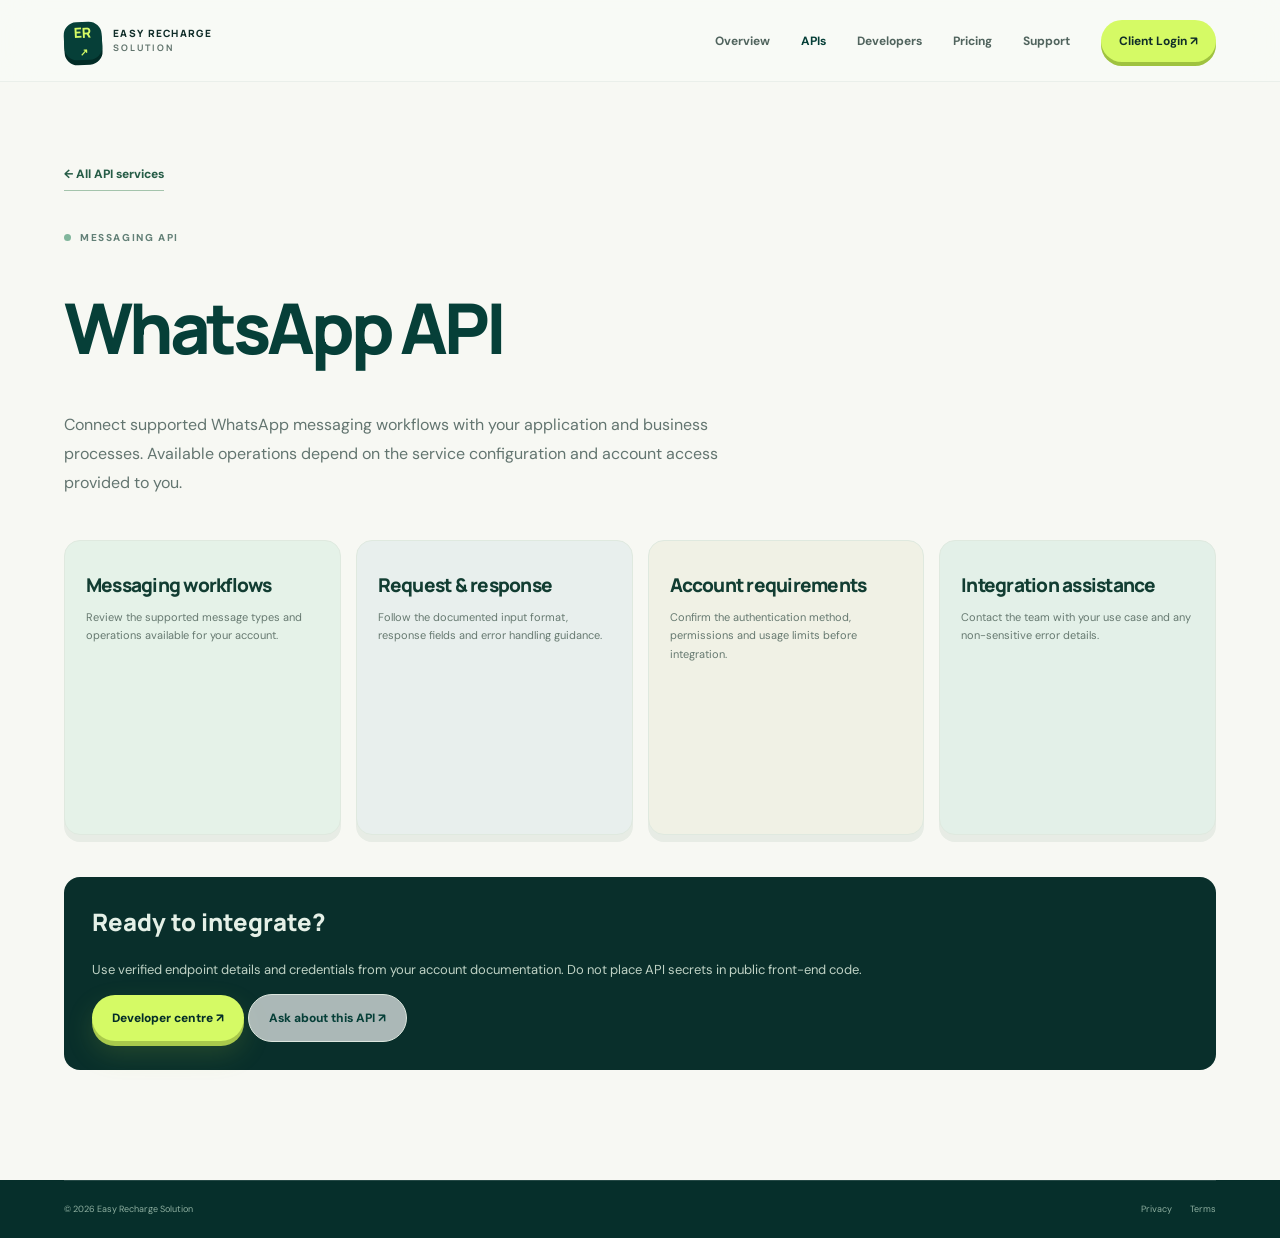
<file: apis/whatsapp.html>
<!doctype html><html lang="en"><head><meta charset="utf-8"><meta name="viewport" content="width=device-width,initial-scale=1"><title>WhatsApp API — Easy Recharge Solution</title><link href="https://fonts.googleapis.com/css2?family=DM+Sans:wght@400;500;600;700&family=Manrope:wght@400;700;800&display=swap" rel="stylesheet"><link rel="stylesheet" href="../assets/styles.css"></head><body><header class="navwrap"><a class="brand" href="../index.html"><span class="brandmark">ER<span>↗</span></span><span class="brandtext">EASY RECHARGE <b>SOLUTION</b></span></a><button class="menu-toggle" aria-label="Open menu">☰</button><nav class="navlinks"><a href="../index.html">Overview</a><a class="active" href="../index.html#apis">APIs</a><a href="../developers.html">Developers</a><a href="../pricing.html">Pricing</a><a href="../support.html">Support</a><a class="navlogin" href="../login.html">Client Login ↗</a></nav></header><main class="section-shell" style="padding:80px 0 110px"><a class="text-link" href="../index.html#apis">← All API services</a><div class="eyebrow dark-eyebrow" style="margin-top:40px">MESSAGING API</div><h1 style="font:800 clamp(44px,6vw,70px)/1.05 Manrope;letter-spacing:-.06em;color:#063f38">WhatsApp API</h1><p style="max-width:680px;color:#637570;font-size:16px;line-height:1.8">Connect supported WhatsApp messaging workflows with your application and business processes. Available operations depend on the service configuration and account access provided to you.</p><div class="api-grid" style="margin-top:42px"><div class="api-card card-whatsapp"><h3>Messaging workflows</h3><p>Review the supported message types and operations available for your account.</p></div><div class="api-card card-sms"><h3>Request & response</h3><p>Follow the documented input format, response fields and error handling guidance.</p></div><div class="api-card card-plan"><h3>Account requirements</h3><p>Confirm the authentication method, permissions and usage limits before integration.</p></div><div class="api-card card-gst"><h3>Integration assistance</h3><p>Contact the team with your use case and any non-sensitive error details.</p></div></div><div style="margin-top:42px;padding:28px;background:#092f2b;color:#e5f0e7;border-radius:16px"><h2 style="font:800 24px Manrope;margin-top:0">Ready to integrate?</h2><p style="font-size:13px;color:#bfd2c5;line-height:1.8">Use verified endpoint details and credentials from your account documentation. Do not place API secrets in public front-end code.</p><a class="btn btn-lime" href="../developers.html">Developer centre ↗</a> <a class="btn btn-glass" href="../support.html">Ask about this API ↗</a></div></main><footer class="footer"><div class="footer-bottom section-shell"><span>© <span id="year"></span> Easy Recharge Solution</span><div><a href="../privacy.html">Privacy</a><a href="../terms.html">Terms</a></div></div></footer><script src="../assets/app.js"></script></body></html>
</file>
<file: assets/styles.css>
:root{--forest:#063f38;--forest2:#0b5549;--deep:#052d29;--mint:#d7f1e7;--lime:#d5fa65;--paper:#f7f8f3;--ink:#102d29;--muted:#637570;--line:#dfe7e1;--white:#fff;--shadow:0 24px 70px #062f2820}*{box-sizing:border-box}html{scroll-behavior:smooth;scroll-padding-top:100px}body{margin:0;background:var(--paper);color:var(--ink);font-family:'DM Sans',sans-serif;-webkit-font-smoothing:antialiased}a{color:inherit;text-decoration:none}button{font:inherit}.topline{height:36px;background:#062f2b;color:#d7e9df;padding:0 max(5vw,24px);display:flex;align-items:center;justify-content:space-between;font-size:11px;letter-spacing:.02em}.topline>div{display:flex;gap:18px;align-items:center}.topdot{color:var(--lime);font-size:7px}.navwrap{height:82px;display:flex;align-items:center;justify-content:space-between;padding:0 max(5vw,24px);background:#f8faf6ed;backdrop-filter:blur(18px);position:sticky;top:0;z-index:20;border-bottom:1px solid #123d3410}.brand{display:flex;align-items:center;gap:11px}.brandmark{height:38px;width:38px;border-radius:13px;background:var(--forest);color:var(--lime);display:grid;place-items:center;font:800 14px Manrope;box-shadow:0 5px 0 #022b26;transform:rotate(-3deg)}.brandmark span{font-size:10px}.brandtext{font:800 10px Manrope;letter-spacing:.13em;line-height:1.5}.brandtext b{display:block;color:#60736c;font-size:9px;letter-spacing:.22em}.navlinks{display:flex;align-items:center;gap:31px;font-size:12px;font-weight:700}.navlinks>a:not(.navlogin){color:#51645e;transition:color .2s}.navlinks>a:hover,.navlinks .active{color:var(--forest)!important}.navlogin{background:var(--lime);padding:13px 18px;border-radius:30px;box-shadow:0 4px 0 #9fc23f;transition:transform .2s,box-shadow .2s}.navlogin:hover{transform:translateY(-2px);box-shadow:0 6px 0 #9fc23f}.navlogin span{margin-left:13px}.menu-toggle{display:none;border:0;background:none;font-size:24px}.section-shell{width:min(1160px,90%);margin-inline:auto}.hero{min-height:590px;display:grid;grid-template-columns:1fr 1fr;align-items:center;gap:30px;padding-top:65px;padding-bottom:70px;position:relative}.eyebrow{font-size:10px;letter-spacing:.16em;font-weight:800;color:#a9c99b;display:flex;align-items:center;gap:9px}.eyebrow-dot{width:7px;height:7px;border-radius:50%;background:var(--lime);box-shadow:0 0 0 5px #d5fa6520}.dark-eyebrow{color:#638077}.dark-eyebrow:before{content:'';height:7px;width:7px;background:#81b69c;border-radius:50%}.hero h1,.band-copy h2{font:800 clamp(46px,5.2vw,70px)/1.03 Manrope,sans-serif;letter-spacing:-.065em;margin:23px 0 20px;color:var(--forest)}.hero h1 em,.band-copy h2 em{font-style:normal;color:#85a994}.hero-lede{font-size:15px;line-height:1.8;color:#63746f;max-width:480px}.hero-actions{display:flex;gap:12px;align-items:center;margin-top:30px;flex-wrap:wrap}.btn{display:inline-flex;align-items:center;justify-content:center;gap:22px;padding:15px 20px;border-radius:30px;font-size:12px;font-weight:800;transition:transform .25s,box-shadow .25s}.btn:hover{transform:translateY(-3px)}.btn-lime{background:var(--lime);color:var(--deep);box-shadow:0 5px 0 #a9c94c,0 12px 28px #9fbf3930}.btn-lime:hover{box-shadow:0 7px 0 #a9c94c,0 17px 35px #9fbf3940}.btn-glass{border:1px solid #dce6de;background:#ffffffa8;color:var(--forest)}.play{height:25px;width:25px;border-radius:50%;display:grid;place-items:center;background:#e7f1e8}.hero-footnote{display:flex;align-items:center;gap:9px;margin-top:34px;font-size:10px;color:#73817c}.tiny-check{display:grid;place-items:center;width:16px;height:16px;border-radius:50%;background:#dcefe2;color:#28644d;font-weight:900}.foot-divider{height:13px;width:1px;background:#d3ddd5;margin:0 5px}.hero-visual{height:445px;position:relative;display:grid;place-items:center;perspective:1000px}.visual-grid{position:absolute;inset:8% 0;background-image:linear-gradient(#0a55490b 1px,transparent 1px),linear-gradient(90deg,#0a55490b 1px,transparent 1px);background-size:26px 26px;mask-image:radial-gradient(ellipse,black,transparent 70%)}.orb{position:absolute;border-radius:50%;filter:blur(1px)}.orb-one{height:300px;width:300px;background:#d5f1df;right:4%;top:14%;animation:float 7s ease-in-out infinite}.orb-two{height:190px;width:190px;border:1px solid #a6cbb4;left:0;bottom:4%;animation:float 8s ease-in-out infinite reverse}.orbit{position:absolute;border:1px solid #8eb7a35a;border-radius:50%;transform:rotate(-24deg)}.orbit-a{width:470px;height:210px}.orbit-b{width:420px;height:290px;transform:rotate(45deg)}.api-window{position:relative;width:min(420px,92%);background:#fff;border:1px solid #e0eae1;border-radius:17px;overflow:hidden;box-shadow:0 36px 70px #063e3527,0 8px 20px #063e3514;transform:rotateY(-7deg) rotateX(3deg);z-index:2;animation:windowFloat 7s ease-in-out infinite}.window-head{height:48px;background:#f4f8f3;border-bottom:1px solid #e7eee7;display:flex;align-items:center;padding:0 16px;gap:13px;font-size:10px;color:#72817a}.window-dots{display:flex;gap:4px}.window-dots i{width:6px;height:6px;border-radius:50%;background:#d6e0d6}.window-dots i:first-child{background:#a9c8ae}.live-pill{margin-left:auto;font-size:7px;letter-spacing:.08em;color:#527d67;display:flex;align-items:center;gap:5px}.live-pill b{width:5px;height:5px;background:#76b991;border-radius:50%}.window-body{padding:24px 23px 22px}.request-label{font-size:9px;letter-spacing:.12em;font-weight:800;color:#82918a;display:flex;justify-content:space-between}.request-label span{font-size:8px;color:#98aaa0}.code-line{display:flex;gap:14px;align-items:center;margin-top:20px;background:#f1f7f1;border-radius:7px;padding:12px;font:11px monospace;color:#31534a}.code-method{font-size:9px;color:#387b5d;font-weight:bold}.code-block{background:#fbfcfa;border:1px solid #edf1eb;border-radius:9px;padding:17px 16px;margin-top:10px;color:#46645a;font:12px/2 monospace}.code-purple{color:#9270b4}.code-blue{color:#4c7cba}.code-green{color:#4a976e}.response-row{display:flex;justify-content:space-between;align-items:center;margin-top:19px;font-size:9px;color:#73867b}.status-dot{display:inline-block;width:6px;height:6px;background:#8bc69a;border-radius:50%;margin-right:5px}.response-code{color:#488b67;font-weight:700}.response-bar{height:5px;display:flex;gap:3px;margin-top:10px}.response-bar span{height:100%;flex:1;border-radius:4px;background:#dcefe0}.response-bar span:nth-child(3n){background:#9fceb0}.float-chip{position:absolute;display:flex;align-items:center;gap:10px;background:#fff;border:1px solid #e5ece4;padding:11px 14px;border-radius:12px;box-shadow:0 14px 35px #123c2b16;z-index:4;animation:float 6s ease-in-out infinite}.float-chip b{display:block;font-size:10px}.float-chip small{display:block;color:#809088;font-size:8px;margin-top:3px}.chip-a{top:11%;right:-1%}.chip-b{bottom:10%;left:-2%;animation-delay:-2s}.chip-icon{width:29px;height:29px;border-radius:9px;display:grid;place-items:center;background:#e1f1e5;color:#2d7054;font-weight:900}.chip-icon-lime{background:var(--lime);color:#31503b}.hero-stamp{position:absolute;right:2%;bottom:5%;height:75px;width:75px;background:var(--forest);border:5px solid #f7f8f3;outline:1px solid #a9c7b2;border-radius:50%;color:var(--lime);display:flex;flex-direction:column;align-items:center;justify-content:center;font:800 15px Manrope;z-index:5;transform:rotate(10deg)}.hero-stamp span{font-size:6px;letter-spacing:.1em;text-align:center;color:white;line-height:1.5}.trust-strip{min-height:76px;background:#edf2eb;border-block:1px solid #e2e9df;display:flex;align-items:center;justify-content:space-between;padding:18px 5%;gap:20px}.trust-strip>span{font-size:9px;letter-spacing:.13em;color:#809088;font-weight:800}.trust-strip>div{display:flex;align-items:center;gap:22px;font-size:11px;color:#536b60;font-weight:700}.trust-strip i{height:4px;width:4px;border-radius:50%;background:#91b29b}.apis-section{padding-top:110px;padding-bottom:115px}.section-heading{display:flex;align-items:end;justify-content:space-between;gap:30px;margin-bottom:40px}.section-heading h2,.docs-text h2{font:800 clamp(33px,4vw,47px)/1.1 Manrope;letter-spacing:-.055em;color:var(--forest);margin:16px 0 0}.section-heading>p{max-width:370px;color:#728079;font-size:13px;line-height:1.8;margin:0 0 3px}.api-grid{display:grid;grid-template-columns:repeat(4,1fr);gap:15px}.api-card{min-height:295px;position:relative;overflow:hidden;border-radius:16px;padding:23px 21px 19px;border:1px solid #dfe9df;box-shadow:0 7px 0 #e7ece5;display:flex;flex-direction:column;transition:transform .35s cubic-bezier(.2,.8,.2,1),box-shadow .35s;isolation:isolate}.api-card:hover{transform:translateY(-9px) rotateX(2deg);box-shadow:0 15px 0 #e0e9df,0 25px 35px #143f2a15}.card-whatsapp{background:#e5f2e8}.card-sms{background:#e8efed}.card-plan{background:#f0f1e5}.card-gst{background:#e3f0e8}.card-top{display:flex;align-items:center;justify-content:space-between}.service-icon{width:42px;height:42px;border-radius:13px;background:#fff;color:var(--forest);display:grid;place-items:center;font-size:21px;box-shadow:0 5px 10px #164b3410}.card-arrow{height:28px;width:28px;border:1px solid #a8c4ae;border-radius:50%;display:grid;place-items:center;font-size:13px;transition:background .2s}.api-card:hover .card-arrow{background:var(--lime);border-color:var(--lime)}.card-kicker{font-size:8px;letter-spacing:.13em;font-weight:800;color:#6f8b7a;margin-top:27px}.api-card h3{font:800 19px Manrope;letter-spacing:-.04em;margin:8px 0 10px;color:#123d32}.api-card p{font-size:11px;line-height:1.7;color:#667970;margin:0;max-width:230px;position:relative;z-index:1}.card-bottom{margin-top:auto;padding-top:22px;display:flex;justify-content:space-between;font-size:10px;font-weight:800;color:#315d49;position:relative;z-index:1}.card-decoration{position:absolute;right:-16px;bottom:30px;color:#0b60451a;font-weight:800;z-index:-1}.whatsapp-decoration{font-size:120px}.sms-decoration{font:800 52px Manrope;transform:rotate(-12deg)}.plan-decoration{font:800 33px Manrope;transform:rotate(-90deg);right:-28px;bottom:65px}.gst-decoration{font:800 65px Manrope;right:-6px;bottom:26px;transform:rotate(-12deg)}.dark-band{background:var(--forest);color:white;position:relative;overflow:hidden}.dark-band:before{content:'';position:absolute;width:600px;height:600px;border:1px solid #ffffff0b;border-radius:50%;right:-120px;top:-220px;box-shadow:0 0 0 60px #ffffff04,0 0 0 120px #ffffff03}.band-inner{padding-top:100px;padding-bottom:100px;display:grid;grid-template-columns:.85fr 1.15fr;gap:100px;align-items:center;position:relative}.band-copy h2{font-size:clamp(38px,4vw,52px);color:#f5f8ef}.band-copy h2 em{color:#b5d7b8}.band-copy p{color:#c0d3c8;font-size:13px;line-height:1.8;max-width:360px;margin-bottom:28px}.workflow{border-top:1px solid #ffffff24}.workflow-step{display:grid;grid-template-columns:30px 42px 1fr 20px;gap:14px;align-items:center;padding:24px 0;border-bottom:1px solid #ffffff24;transition:padding .25s}.workflow-step:hover{padding-left:8px}.step-no{font-size:9px;color:#a4c5b0}.step-icon{width:40px;height:40px;border-radius:12px;background:#ffffff12;display:grid;place-items:center;color:var(--lime);font-size:19px}.workflow-step h3{font:700 14px Manrope;margin:0 0 5px}.workflow-step p{font-size:11px;color:#b5cdc0;margin:0;line-height:1.6}.step-check{color:var(--lime)}.docs-section{padding-top:105px;padding-bottom:105px}.docs-panel{display:grid;grid-template-columns:1fr 1fr;gap:70px;align-items:center;background:#edf3eb;border:1px solid #e0e9de;border-radius:22px;padding:55px 55px;position:relative;overflow:hidden}.docs-panel:after{content:'';position:absolute;width:270px;height:270px;border:1px solid #cbdcc9;border-radius:50%;right:-140px;top:-150px;box-shadow:0 0 0 35px #d8e7d620,0 0 0 70px #d8e7d620}.docs-text h2{font-size:clamp(32px,3.5vw,43px)}.docs-text p{font-size:13px;color:#6d7e74;line-height:1.8;max-width:420px;margin:20px 0}.text-link{display:inline-flex;gap:20px;align-items:center;font-size:12px;font-weight:800;color:#275d47;border-bottom:1px solid #a4c4ac;padding-bottom:8px}.docs-preview{background:#092f2b;border:1px solid #25544a;border-radius:14px;box-shadow:0 20px 45px #0b3e3020;transform:perspective(900px) rotateY(-5deg) rotateX(2deg);position:relative;z-index:1;overflow:hidden}.docs-preview-head{height:43px;display:flex;justify-content:space-between;align-items:center;padding:0 18px;border-bottom:1px solid #ffffff17;color:#b7d3c3;font-size:9px;letter-spacing:.12em}.docs-lang{padding:5px 8px;border-radius:5px;background:#ffffff12}.docs-preview-content{padding:23px 20px;color:#dcebe0;font:12px/2.2 monospace}.line-no{display:inline-block;width:29px;color:#6c9180}.syntax-purple{color:#c3a0ee}.syntax-green{color:#aee7a7}.syntax-orange{color:#f0c17d}.docs-note{display:flex;align-items:start;gap:8px;border-top:1px solid #ffffff18;margin-top:18px;padding-top:14px;color:#9cb9aa;font:10px/1.6 'DM Sans';}.docs-note span{border:1px solid #8cbaa0;border-radius:50%;width:14px;height:14px;text-align:center;line-height:12px;flex-shrink:0}.contact-band{background:#d9f1e5;padding:45px 0}.contact-inner{display:flex;align-items:center;justify-content:space-between;gap:30px}.contact-inner h2{font:800 clamp(27px,3vw,38px) Manrope;letter-spacing:-.05em;color:var(--forest);margin:13px 0 8px}.contact-inner p{font-size:12px;color:#62776b;margin:0}.footer{background:#062f2b;color:#e6f0e7}.footer-main{padding-top:60px;padding-bottom:48px;display:grid;grid-template-columns:1.4fr .7fr .8fr 1fr;gap:45px}.brand-footer .brandmark{background:var(--lime);color:var(--forest);box-shadow:0 4px 0 #a0bf48}.brand-footer .brandtext{color:#f2f6ed}.brand-footer .brandtext b{color:#a6c2b0}.footer-brand p{max-width:280px;font-size:11px;line-height:1.8;color:#a7c1b2;margin:22px 0 15px}.footer-brand small{font-size:10px;color:#83a697}.footer-col{display:flex;flex-direction:column;align-items:flex-start;gap:13px}.footer-col h4{font-size:9px;letter-spacing:.14em;color:#a9c5b2;margin:5px 0 7px}.footer-col a{font-size:11px;color:#d0e0d4;transition:color .2s}.footer-col a:hover{color:var(--lime)}.footer-bottom{border-top:1px solid #ffffff20;min-height:58px;display:flex;align-items:center;justify-content:space-between;gap:15px;color:#8eafa0;font-size:9px}.footer-bottom div{display:flex;gap:18px}.footer-note{letter-spacing:.08em}.reveal{opacity:0;transform:translateY(22px);transition:opacity .7s ease,transform .7s cubic-bezier(.2,.8,.2,1)}.reveal.visible{opacity:1;transform:translateY(0)}@keyframes float{0%,100%{transform:translateY(0)}50%{transform:translateY(-12px)}}@keyframes windowFloat{0%,100%{transform:rotateY(-7deg) rotateX(3deg) translateY(0)}50%{transform:rotateY(-4deg) rotateX(1deg) translateY(-8px)}}@media(prefers-reduced-motion:reduce){*,*:before,*:after{animation:none!important;transition:none!important;scroll-behavior:auto!important}.reveal{opacity:1;transform:none}}@media(max-width:900px){.navlinks{gap:16px}.hero{grid-template-columns:1fr 1fr}.hero h1{font-size:53px}.hero-visual{transform:scale(.92)}.api-grid{grid-template-columns:repeat(2,1fr)}.band-inner{gap:45px}.docs-panel{gap:35px;padding:40px}.footer-main{gap:25px;grid-template-columns:1.2fr .8fr .8fr}.footer-col:last-child{grid-column:2/4}}@media(max-width:680px){.topline{height:auto;min-height:34px;padding:9px 5%;font-size:9px}.topline>span{display:none}.topline>div{width:100%;justify-content:space-between;gap:8px}.navwrap{height:70px}.menu-toggle{display:block;color:var(--forest)}.navlinks{display:none;position:absolute;top:69px;left:0;right:0;padding:18px 5% 24px;background:#f8faf6;box-shadow:0 20px 30px #123b2b14;flex-direction:column;align-items:stretch;gap:0;border-bottom:1px solid var(--line)}.navlinks.open{display:flex}.navlinks>a{padding:14px 5px}.navlogin{text-align:center;margin-top:8px}.hero{grid-template-columns:1fr;padding-top:55px;padding-bottom:35px;gap:0}.hero h1{font-size:clamp(46px,13vw,64px)}.hero-lede{font-size:14px}.hero-visual{height:370px;margin-top:20px;transform:none}.api-window{width:88%}.chip-a{right:0;top:5%}.chip-b{left:0;bottom:3%}.hero-stamp{right:0;bottom:2%}.trust-strip{align-items:flex-start;flex-direction:column;padding:22px 5%;gap:14px}.trust-strip>div{flex-wrap:wrap;gap:10px 14px}.apis-section{padding-top:75px;padding-bottom:75px}.section-heading{display:block}.section-heading>p{margin-top:20px}.api-grid{grid-template-columns:1fr}.api-card{min-height:255px}.band-inner{grid-template-columns:1fr;padding-top:75px;padding-bottom:75px;gap:40px}.docs-section{padding-top:70px;padding-bottom:70px}.docs-panel{grid-template-columns:1fr;padding:28px 22px;gap:35px}.docs-preview{transform:none}.contact-inner{align-items:flex-start;flex-direction:column}.footer-main{grid-template-columns:1fr 1fr;gap:35px 22px}.footer-brand{grid-column:1/3}.footer-col:last-child{grid-column:auto}.footer-bottom{padding:18px 0;flex-wrap:wrap}.footer-note{display:none}}
</file>
